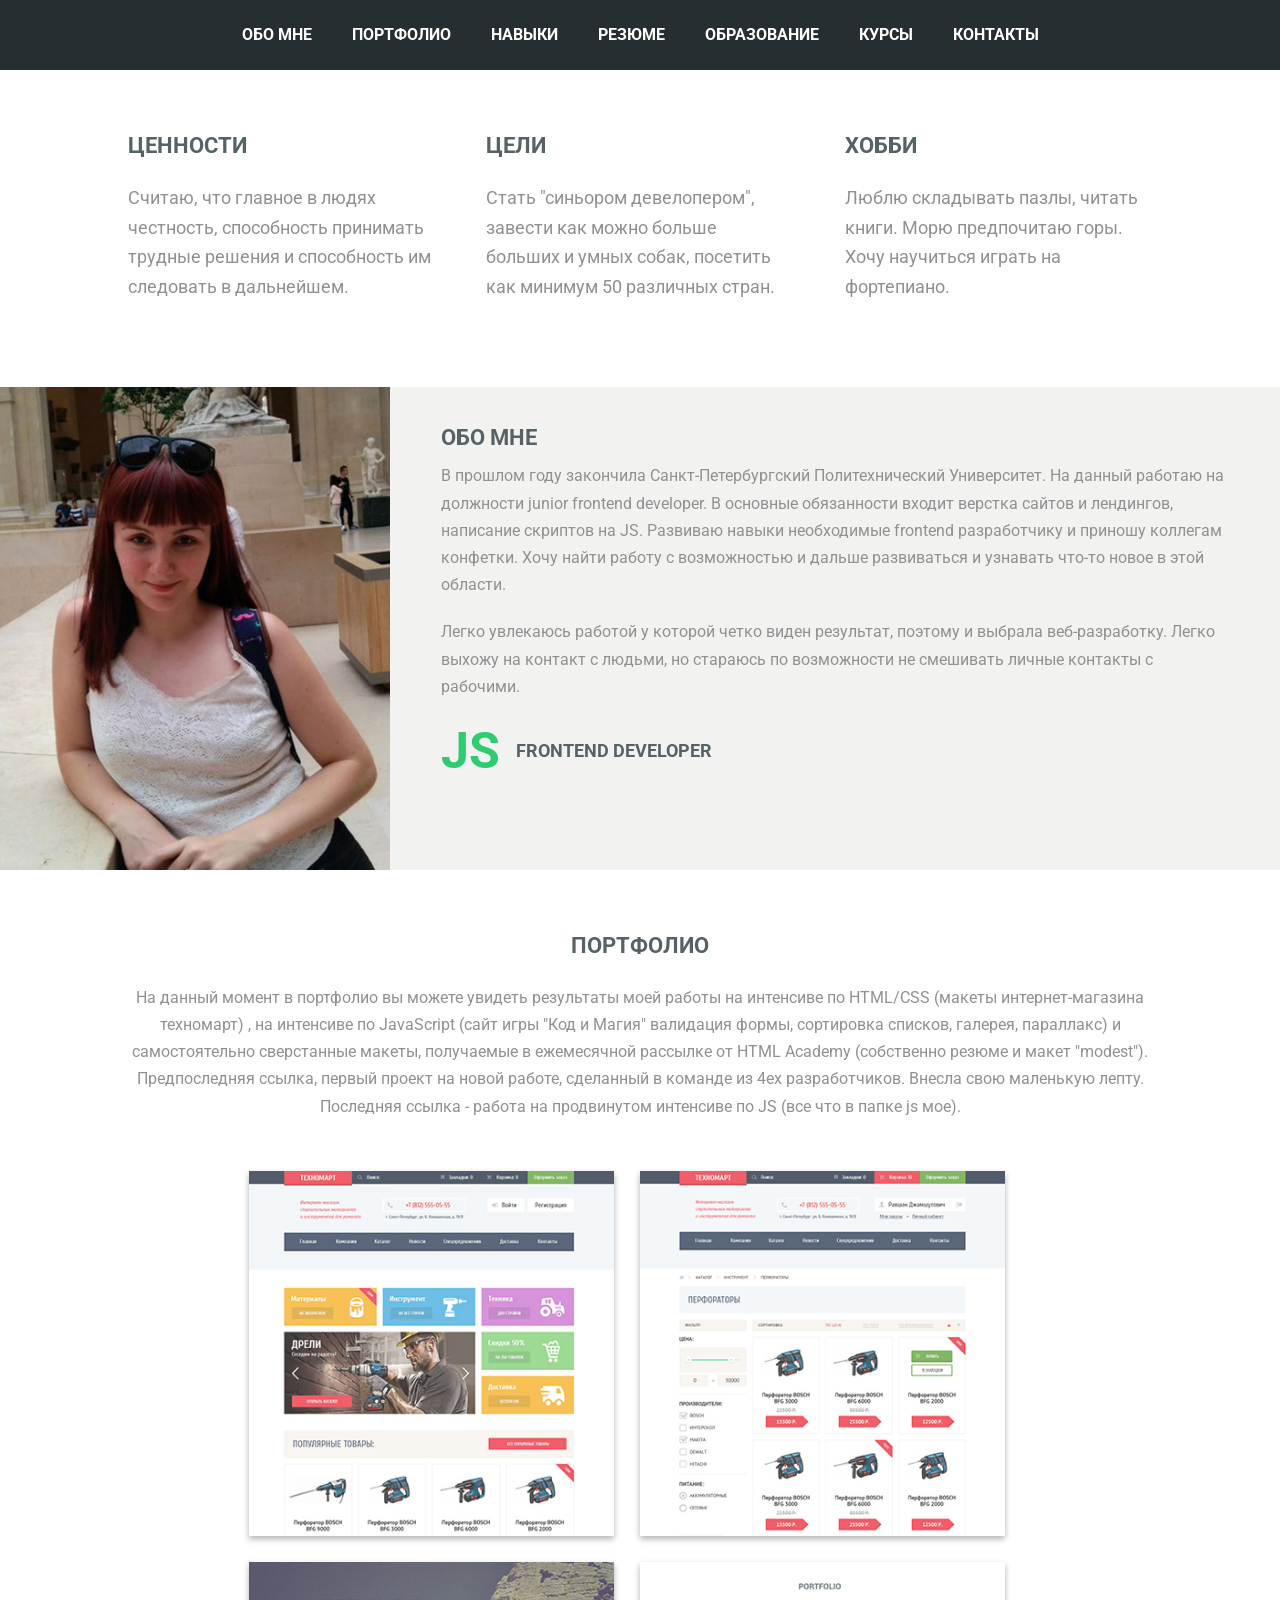
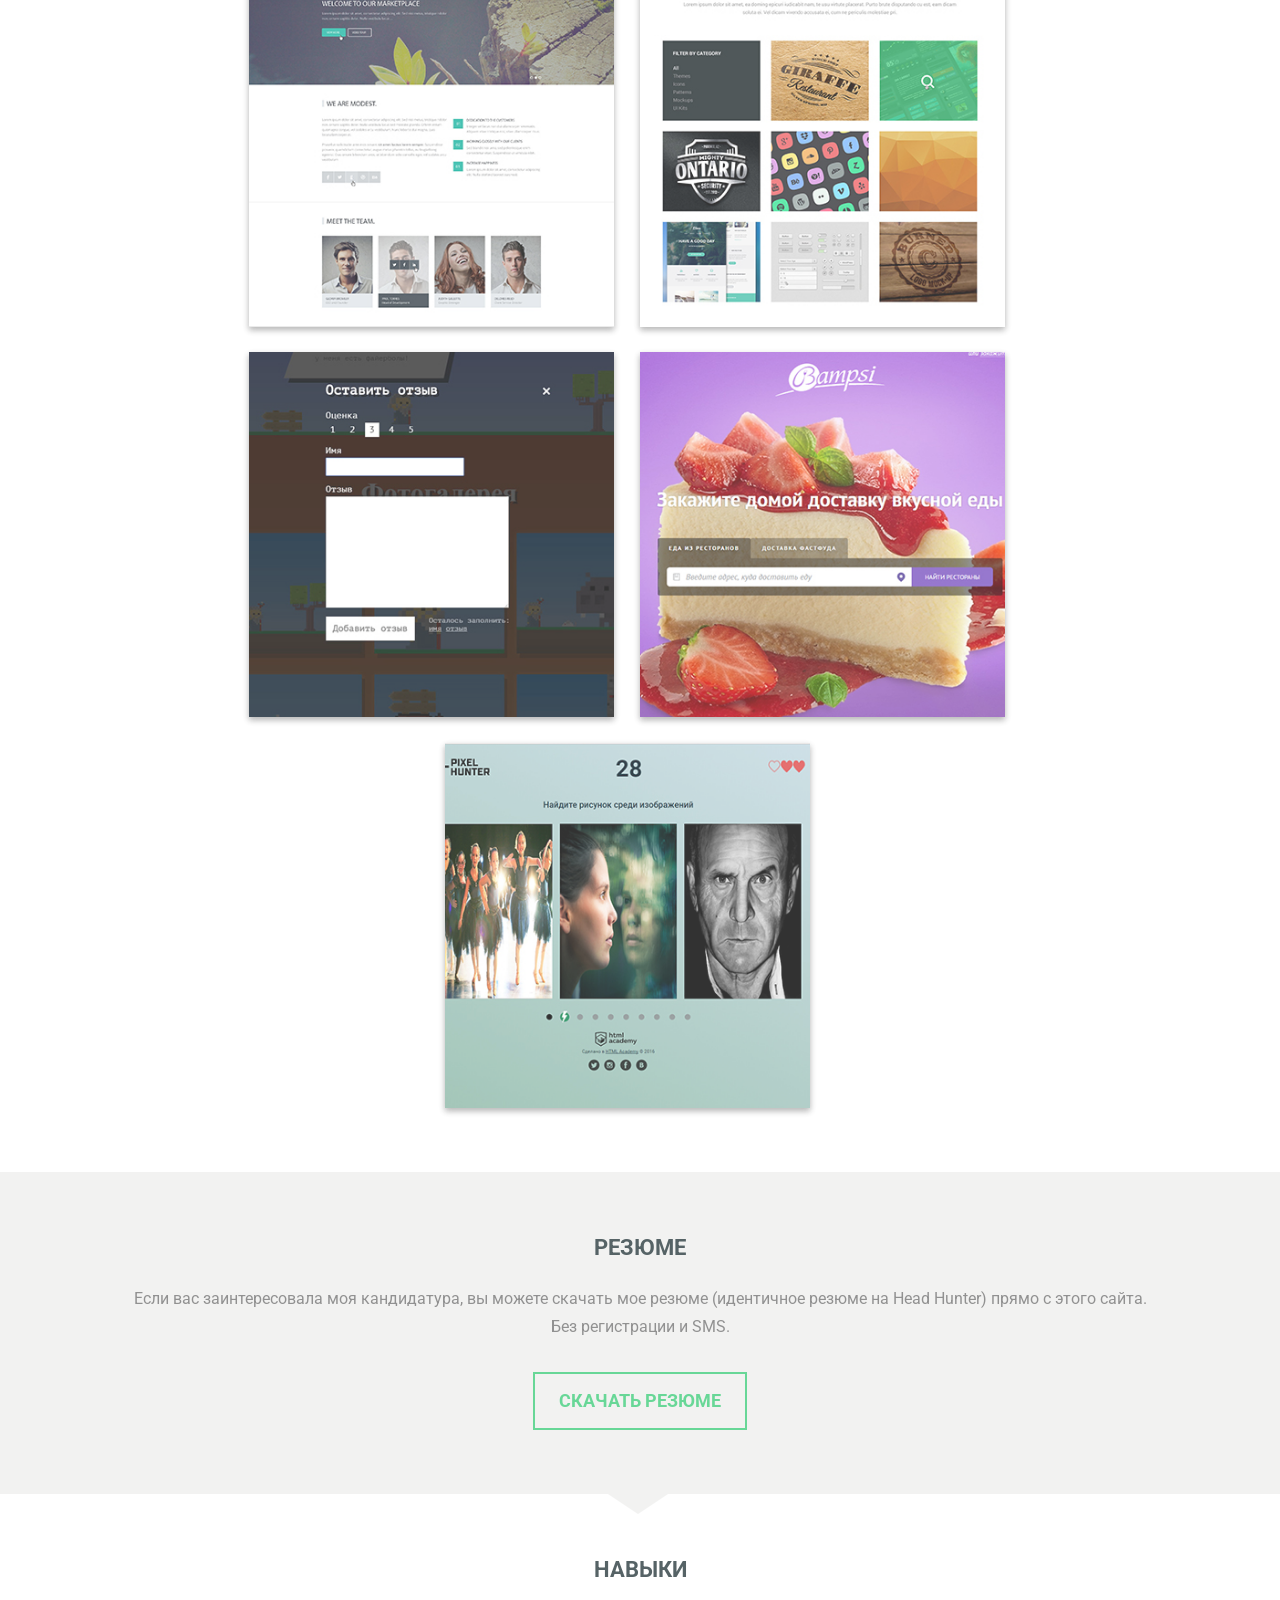
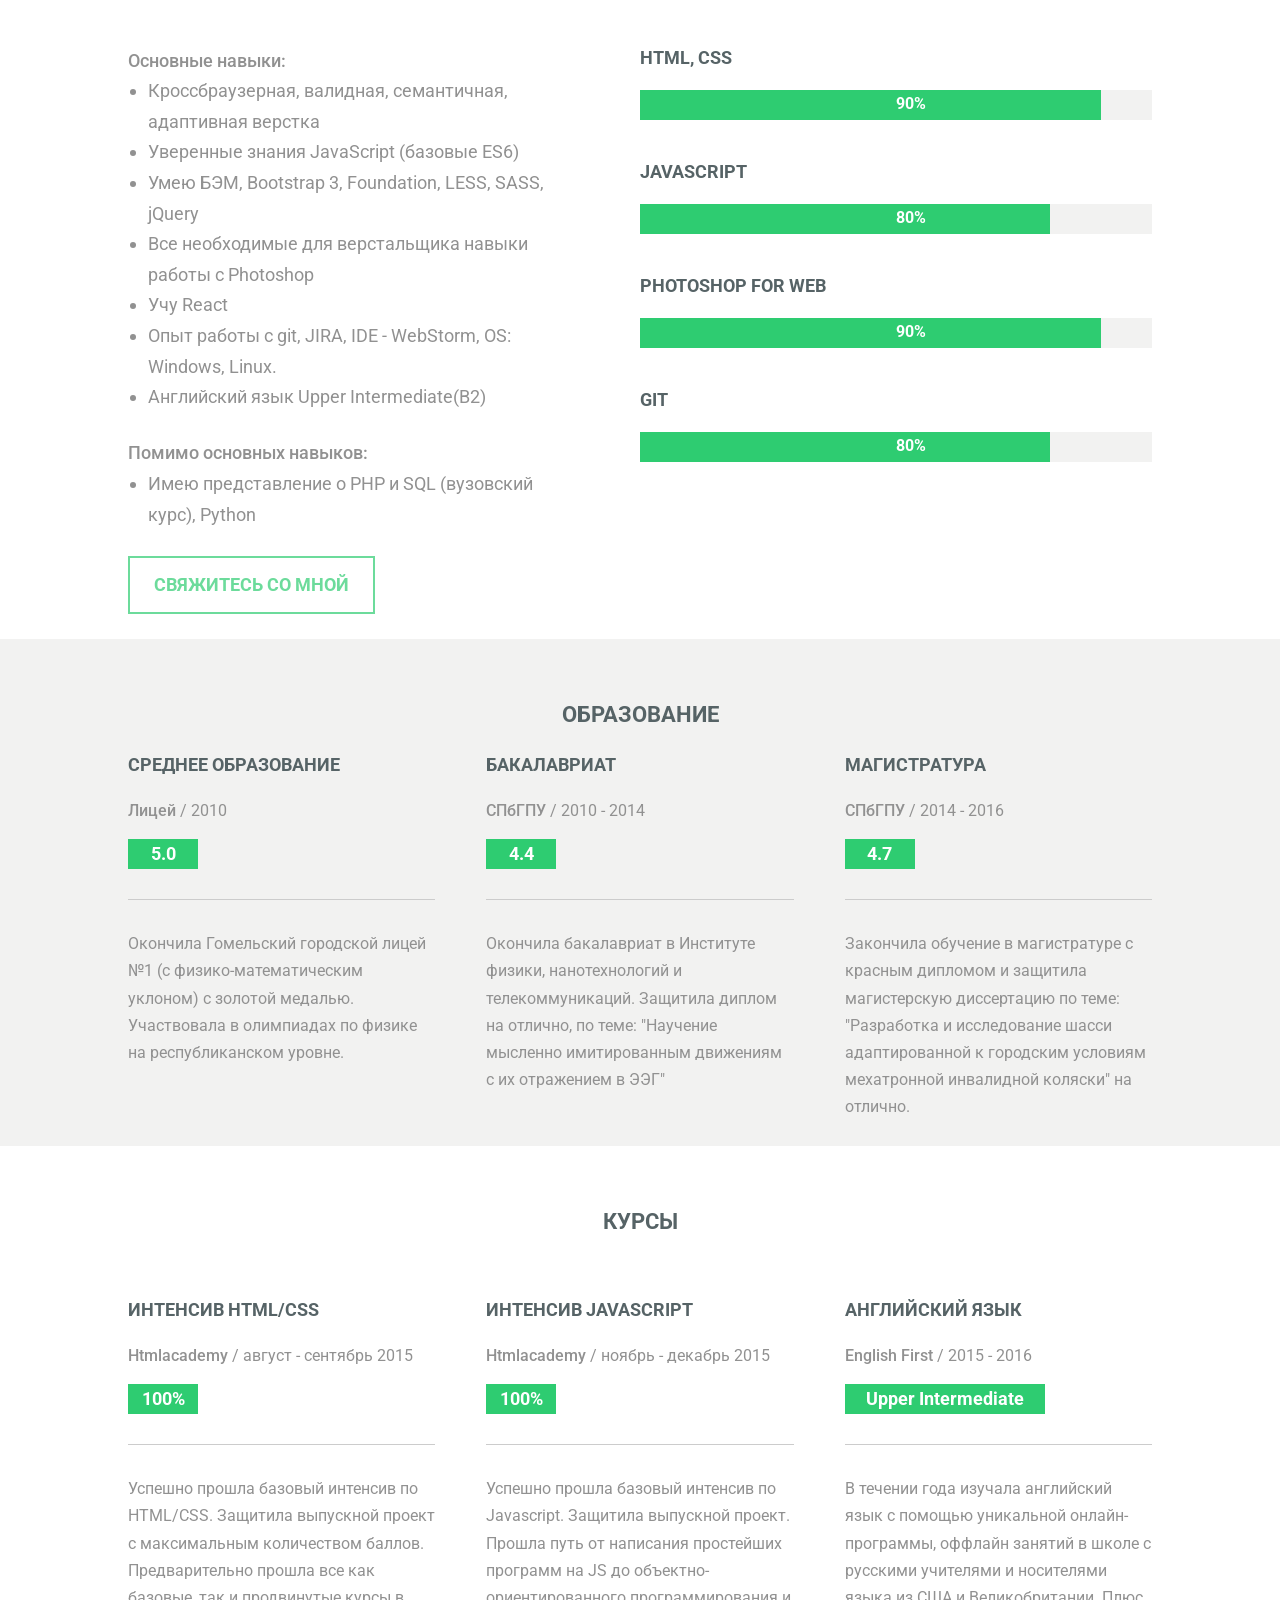
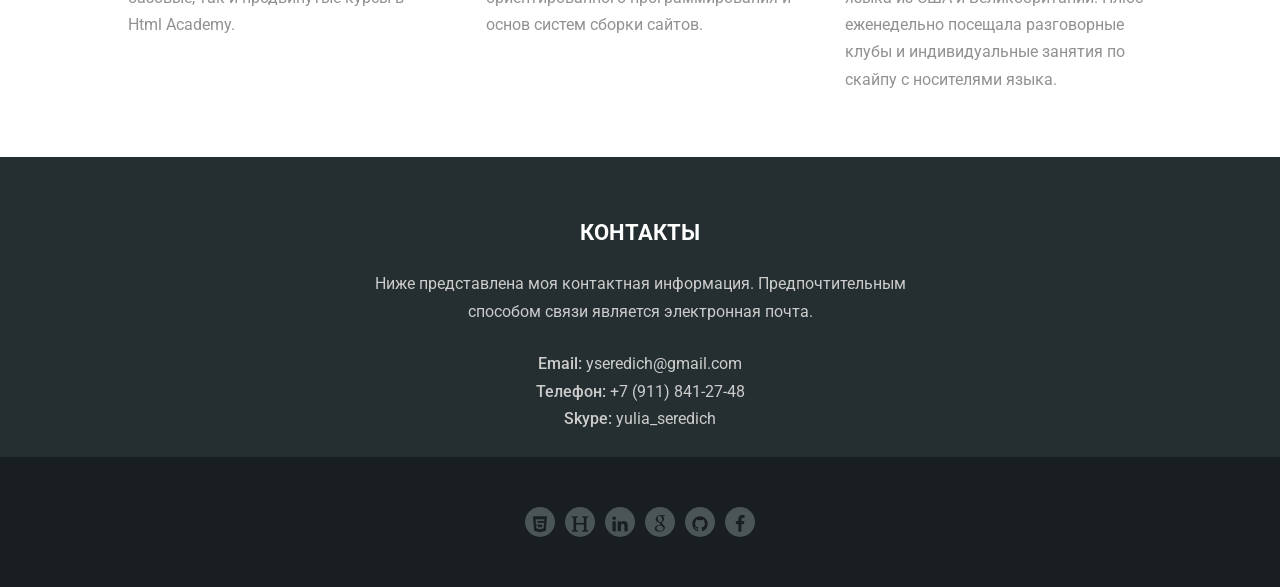
<file: index.html>
<!DOCTYPE html>
<html>
<head>
    <meta charset="UTF-8">
    <title>Юлия Середич Front-end разработчик</title>
    <link rel="shortcut icon" href="/img/favicon.ico" type="image/x-icon">
    <link href='https://fonts.googleapis.com/css?family=Roboto:400,500,700,400italic&subset=latin,cyrillic-ext'
          rel='stylesheet' type='text/css'>
    <link href="css/reset.css" rel="stylesheet">
    <link href="css/style.css" rel="stylesheet">
</head>
<body>
<header class="header">
    <div class="container">
        <nav class="nav">
            <div class="nav__item">
                <a href="#about-me" class="nav__link">обо мне</a>
            </div>
            <div class="nav__item">
                <a href="#portfolio" class="nav__link">портфолио</a>
            </div>
            <div class="nav__item">
                <a href="#skills" class="nav__link">навыки</a>
            </div>
            <div class="nav__item">
                <a href="#resume" class="nav__link">резюме</a>
            </div>
            <div class="nav__item">
                <a href="#education" class="nav__link">образование</a>
            </div>
            <div class="nav__item">
                <a href="#courses" class="nav__link">курсы</a>
            </div>
            <div class="nav__item">
                <a href="#contacts" class="nav__link">контакты</a>
            </div>
        </nav>
    </div>
</header>
<main>
    <section class="about-me clearfix">
        <div class="main-info">
            <div class="container clearfix">
                <div class="main-info__item">
                    <h2 class="title main-info__title">Ценности</h2>
                    <p class="main-info__text">
                        Считаю, что главное в людях честность,
                        способность принимать трудные решения
                        и способность им следовать в дальнейшем.
                    </p>
                </div>
                <div class="main-info__item">
                    <h2 class="title main-info__title">Цели</h2>
                    <p class="main-info__text">
                        Стать "синьором девелопером",
                        завести как можно больше больших и умных собак,
                        посетить как минимум 50 различных стран.
                    </p>
                </div>
                <div class="main-info__item">
                    <h2 class="title main-info__title">Хобби</h2>
                    <p class="main-info__text">
                        Люблю складывать пазлы, читать книги.
                        Морю предпочитаю горы. Хочу научиться
                        играть на фортепиано.
                    </p>
                </div>
            </div>
        </div>
        <div id="about-me" class="minor-info clearfix">
            <div class="container">
                <div class="minor-info__photo"></div>
                <div class="minor-info__narration">
                    <h2 class="title minor-info__title">обо мне</h2>
                    <p class="minor-info__text">
                        В прошлом году закончила Санкт-Петербургский Политехнический Университет.
                        На данный работаю на должности junior frontend developer. В основные обязанности входит верстка
                        сайтов и
                        лендингов, написание скриптов на JS. Развиваю навыки необходимые frontend
                        разработчику и приношу коллегам конфетки. Хочу найти работу с возможностью и дальше развиваться
                        и узнавать что-то новое в этой области.
                    </p>

                    <p class="minor-info__text">
                        Легко увлекаюсь работой у которой четко виден результат, поэтому и
                        выбрала веб-разработку. Легко выхожу на контакт с людьми, но стараюсь
                        по возможности не смешивать личные контакты с рабочими.
                    </p>

                    <div class="minor-info__item">
                        <h3 class="secondary-title minor-info-item__title logo-js">Frontend developer</h3>
                    </div>

                </div>
            </div>
        </div>
    </section>
    <section id="portfolio" class="portfolio">
        <div class="container">
            <h2 class="title portfolio__title">Портфолио</h2>
            <p class="portfolio__info">
                На данный момент в портфолио вы можете увидеть результаты моей работы на интенсиве
                по HTML/CSS (макеты интернет-магазина техномарт)
                , на интенсиве по JavaScript (сайт игры "Код и Магия" валидация формы, сортировка списков, галерея,
                параллакс) и самостоятельно сверстанные макеты, получаемые в ежемесячной рассылке от
                HTML Academy (собственно резюме и макет "modest"). Предпоследняя ссылка, первый проект на новой работе,
                сделанный в команде из 4ех разработчиков. Внесла свою маленькую лепту. Последняя ссылка - работа на продвинутом интенсиве по JS
                (все что в папке js мое).
            </p>
            <div class="portfolio-items">
                <div class="portfolio-item">
                    <a class="portfolio-item__link" href="technomart/index.html">
                        <img src="img/technomart-index.jpg" class="portfolio-item__img" alt="техномарт" width="365"
                             height="365">
                    </a>
                </div>
                <div class="portfolio-item">
                    <a class="portfolio-item__link" href="technomart/catalog.html">
                        <img src="img/technomart-catalog.jpg" class="portfolio-item__img" alt="техномарт2" width="365"
                             height="365">
                    </a>
                </div>
                <div class="portfolio-item">
                    <a class="portfolio-item__link" href="modest/index.html">
                        <img src="img/modest.jpg" class="portfolio-item__img" alt="модест" width="365" height="365">
                    </a>
                </div>
                <div class="portfolio-item">
                    <a class="portfolio-item__link" href="#about-me">
                        <img src="img/portfolio.jpg" class="portfolio-item__img" alt="портфолио" width="365"
                             height="365">
                    </a>
                </div>
                <div class="portfolio-item">
                    <a class="portfolio-item__link" href="code-and-magick/index.html">
                        <img src="img/code-magik.jpg" class="portfolio-item__img" alt="код и магия" width="365"
                             height="365">
                    </a>
                </div>
                <div class="portfolio-item">
                    <a class="portfolio-item__link" href="https://bampsi.ru/">
                        <img src="img/bm.jpg" class="portfolio-item__img" alt="" width="365" height="365">
                    </a>
                </div>
                <div class="portfolio-item">
                    <a href="pixel-hunter/index.html" class="portfolio-item__link">
                        <img src="img/pixel-hunter.jpg"  alt="pixel hunter" width="365" height="365">
                    </a>
                </div>
            </div>
        </div>
    </section>
    <section id="resume" class="resume">
        <div class="container resume__container">
            <h2 class="title resume__title">Резюме</h2>
            <p class="resume__info">
                Если вас заинтересовала моя кандидатура, вы можете скачать мое резюме
                (идентичное резюме на Head Hunter) прямо с этого сайта. Без регистрации и SMS.
            </p>
            <a href="SeredichYE_resume.pdf" class="btn download-btn resume__btn" download>Скачать резюме</a>
        </div>
    </section>
    <section id="skills" class="skills">
        <div class="container clearfix skills__container">
            <h2 class="title skills__title">Навыки</h2>
            <div class="skills__info">
                <div class="skills__subtitle">Основные навыки:</div>

                <ul class="skills__list" >
                    <li>Кроссбраузерная, валидная, семантичная, адаптивная верстка</li>
                    <li>Уверенные знания JavaScript (базовые ES6)</li>
                    <li>Умею БЭМ, Bootstrap 3, Foundation, LESS, SASS, jQuery</li>
                    <li>Все необходимые для верстальщика навыки работы с Photoshop</li>
                    <li>Учу React</li>
                    <li>Опыт работы с git, JIRA, IDE - WebStorm, OS: Windows, Linux.</li>
                    <li>Английский язык Upper Intermediate(B2)</li>
                </ul>

                <div class="skills__subtitle">Помимо основных навыков:</div>

                <ul class="skills__list">
                    <li>Имею представление о PHP и SQL (вузовский курс), Python</li>
                </ul>
                <a class="btn contact-btn skills__btn" href="#contacts">Свяжитесь со мной</a>
            </div>
            <div class="skills-items">
                <div class="skill-item">
                    <h3 class="secondary-title skill-item__title">HTML, CSS</h3>
                    <div class="skill-item__container">
                        <div class="skill-item__progress">
                            <p class="skill-item__percent percent-90">90%</p>
                        </div>
                    </div>
                </div>
                <div class="skill-item">
                    <h3 class="secondary-title skill-item__title">JavaScript</h3>
                    <div class="skill-item__container">
                        <div class="skill-item__progress">
                            <p class="skill-item__percent percent-80">80%</p>
                        </div>
                    </div>
                </div>
                <div class="skill-item">
                    <h3 class="secondary-title skill-item__title">Photoshop for web</h3>
                    <div class="skill-item__container">
                        <div class="skill-item__progress">
                            <p class="skill-item__percent percent-90">90%</p>
                        </div>
                    </div>
                </div>
                <div class="skill-item">
                    <h3 class="secondary-title skill-item__title">Git</h3>
                    <div class="skill-item__container">
                        <div class="skill-item__progress">
                            <p class="skill-item__percent percent-80">80%</p>
                        </div>
                    </div>
                </div>
            </div>
        </div>
    </section>
    <section id="education" class="education">
        <div class="container clearfix education__container">
            <h2 class="title education__title">Образование</h2>
            <div class="education-items">
                <div class="education-item">
                    <h3 class="secondary-title education-item__title">Среднее образование</h3>
                    <p class="education__place-date"><span class="education__place">Лицей</span> / 2010</p>
                    <div class="education__gpa">5.0</div>
                    <p class="education__info">
                        Окончила Гомельский городской лицей №1 (с физико-математическим уклоном)
                        с золотой медалью. Участвовала в олимпиадах по физике на республиканском уровне.
                    </p>
                </div>
                <div class="education-item">
                    <h3 class="secondary-title education-item__title">Бакалавриат</h3>
                    <p class="education__place-date"><span class="education__place">СПбГПУ</span> / 2010 - 2014</p>
                    <div class="education__gpa">4.4</div>
                    <p class="education__info">
                        Окончила бакалавриат в Институте физики, нанотехнологий и телекоммуникаций.
                        Защитила диплом на отлично, по теме: "Научение мысленно имитированным движениям с их
                        отражением в ЭЭГ"
                    </p>
                </div>
                <div class="education-item">
                    <h3 class="secondary-title education-item__title">Магистратура</h3>
                    <p class="education__place-date"><span class="education__place">СПбГПУ</span> / 2014 - 2016</p>
                    <div class="education__gpa">4.7</div>
                    <p class="education__info">
                        Закончила обучение в магистратуре c красным дипломом и защитила магистерскую диссертацию по
                        теме: "Разработка и исследование шасси адаптированной к городским условиям
                        мехатронной инвалидной коляски" на отлично.
                    </p>
                </div>
            </div>
        </div>
    </section>
    <section id="courses" class="courses">
        <div class="container clearfix">
            <h2 class="title courses__title">Курсы</h2>
            <div class="courses-items">
                <div class="courses-item">
                    <h3 class="secondary-title courses-item__title">интенсив HTML/CSS</h3>
                    <p class="courses__place-date"><span class="courses__place">Htmlacademy</span> / август - сентябрь
                        2015</p>
                    <div class="courses__gpa">100%</div>
                    <p class="courses__info">
                        Успешно прошла базовый интенсив по HTML/CSS. Защитила выпускной проект с максимальным
                        количеством баллов. Предварительно прошла все как базовые, так и продвинутые курсы в
                        Html Academy.
                    </p>
                </div>
                <div class="courses-item">
                    <h3 class="secondary-title courses-item__title">интенсив JavaScript</h3>
                    <p class="courses__place-date"><span class="courses__place">Htmlacademy</span> / ноябрь - декабрь
                        2015</p>
                    <div class="courses__gpa">100%</div>
                    <p class="courses__info">
                        Успешно прошла базовый интенсив по Javascript. Защитила выпускной проект. Прошла путь от
                        написания простейших программ на JS до объектно-ориентированного программирования и основ
                        систем сборки сайтов.
                    </p>
                </div>
                <div class="courses-item">
                    <h3 class="secondary-title courses-item__title">Английский язык</h3>
                    <p class="courses__place-date"><span class="courses__place">English First</span> / 2015 - 2016</p>
                    <div class="courses__gpa english-level">Upper Intermediate</div>
                    <p class="courses__info">
                        В течении года изучала английский язык с помощью уникальной онлайн-программы, оффлайн занятий
                        в школе с русскими учителями и носителями языка из США и Великобритании. Плюс еженедельно
                        посещала разговорные клубы и индивидуальные занятия по скайпу с носителями языка.
                    </p>
                </div>
            </div>
        </div>
    </section>
    <section id="contacts" class="contacts">
        <div class="container clearfix">
            <h2 class="title contacts__title">Контакты</h2>
            <div class="contacts__info">
                <p class="contacts__text">
                    Ниже представлена моя контактная информация. Предпочтительным способом связи
                    является электронная почта.
                </p>
                <p class="contacts__mail-phone">
                    <span class="contacts__mail">Email:</span> yseredich@gmail.com<br>
                    <span class="contacts__phone">Телефон:</span> +7 (911) 841-27-48<br>
                    <span class="contacts__skype">Skype:</span> yulia_seredich
                </p>
            </div>
        </div>
    </section>
</main>
<footer class="footer">
    <section class="social container">
        <a class="social__link" href="https://htmlacademy.ru/profile/id79346">
            <i class="social__icon icon-html5"></i>
        </a>
        <a class="social__link" href="http://spb.hh.ru/resume/4214f346ff02ee37560039ed1f6542396b5153">
            <i class="social__icon icon-header"></i>
        </a>
        <a class="social__link"
           href="https://www.linkedin.com/in/%D1%8E%D0%BB%D0%B8%D1%8F-%D1%81%D0%B5%D1%80%D0%B5%D0%B4%D0%B8%D1%87-3a6649b8?trk=nav_responsive_tab_profile_pic">
            <i class="social__icon icon-linkedin"></i>
        </a>
        <a class="social__link" href="https://plus.google.com/u/0/109179117226192013725/about">
            <i class="social__icon icon-google"></i>
        </a>
        <a class="social__link" href="https://github.com/YSeredich">
            <i class="social__icon icon-github"></i>
        </a>
        <a class="social__link" href="https://www.facebook.com/yulia.seredich">
            <i class="social__icon icon-facebook"></i>
        </a>
    </section>
</footer>
</body>
</html>
</file>
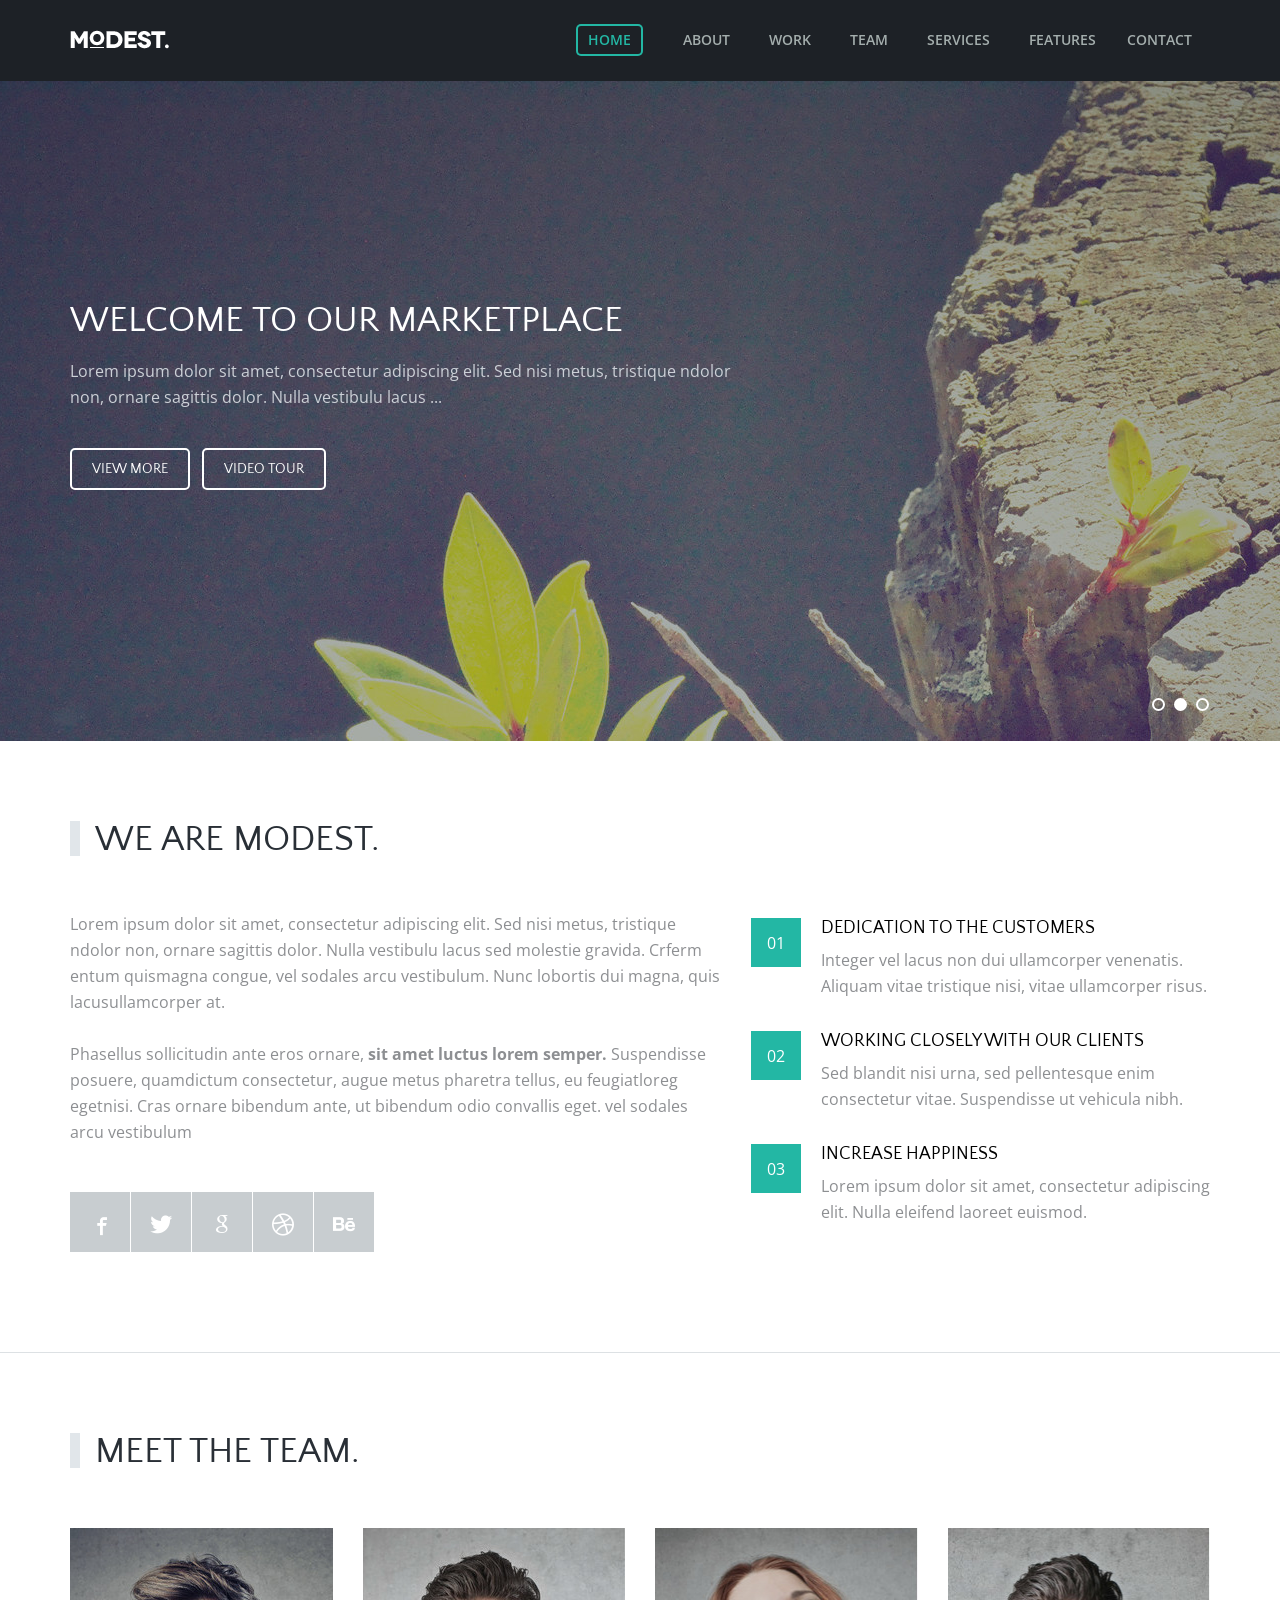
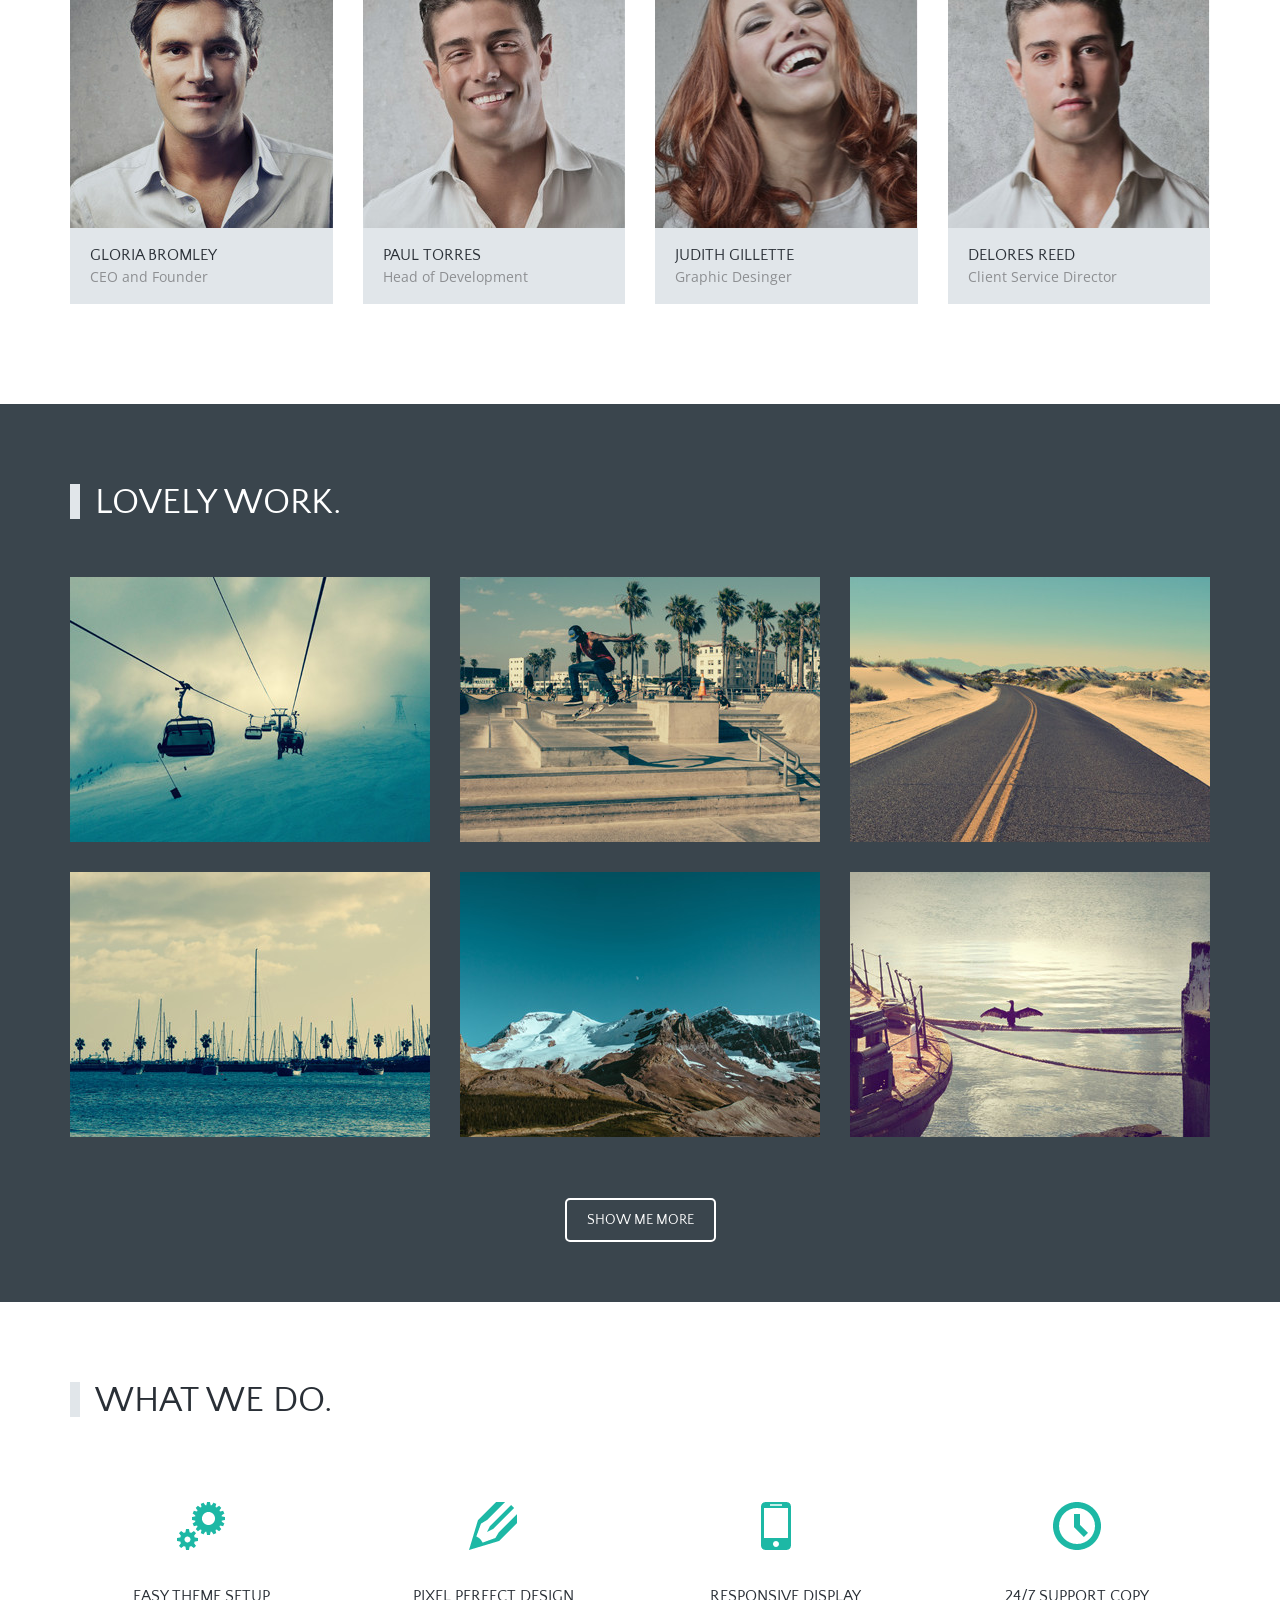
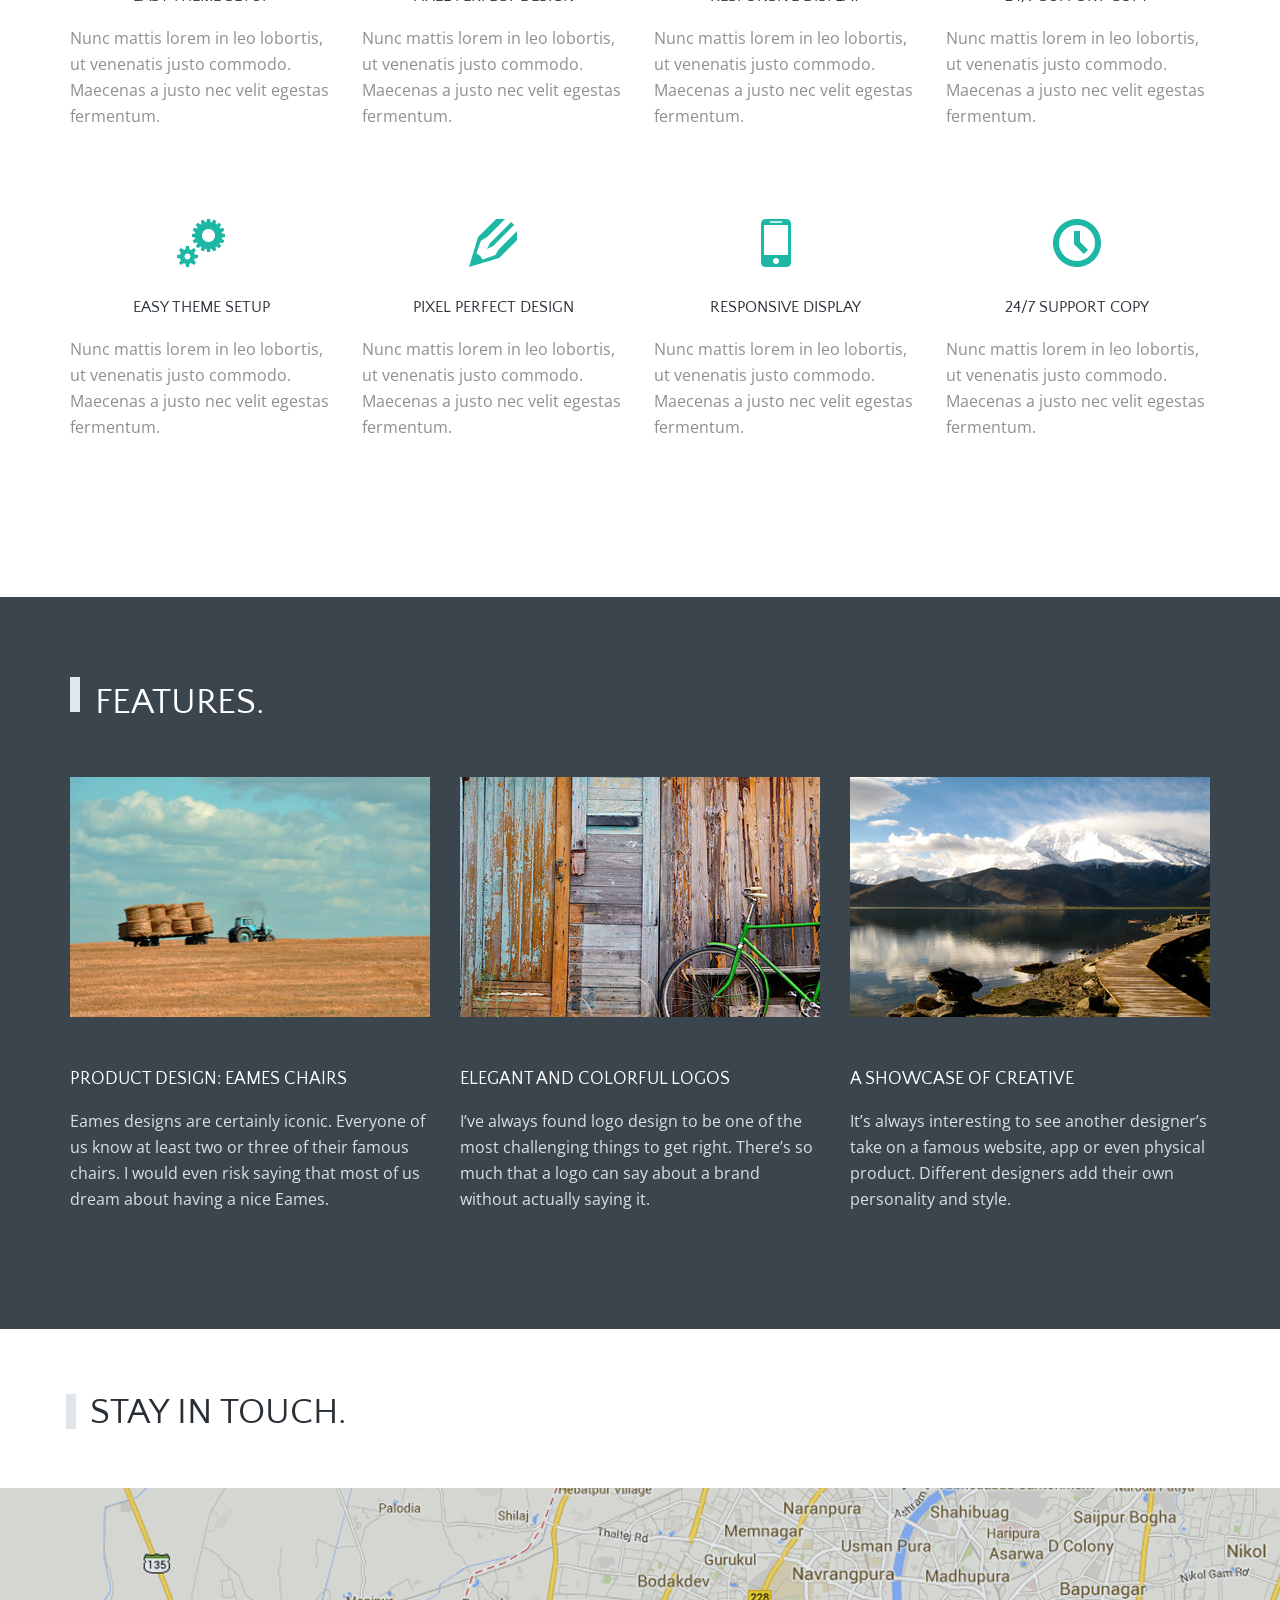
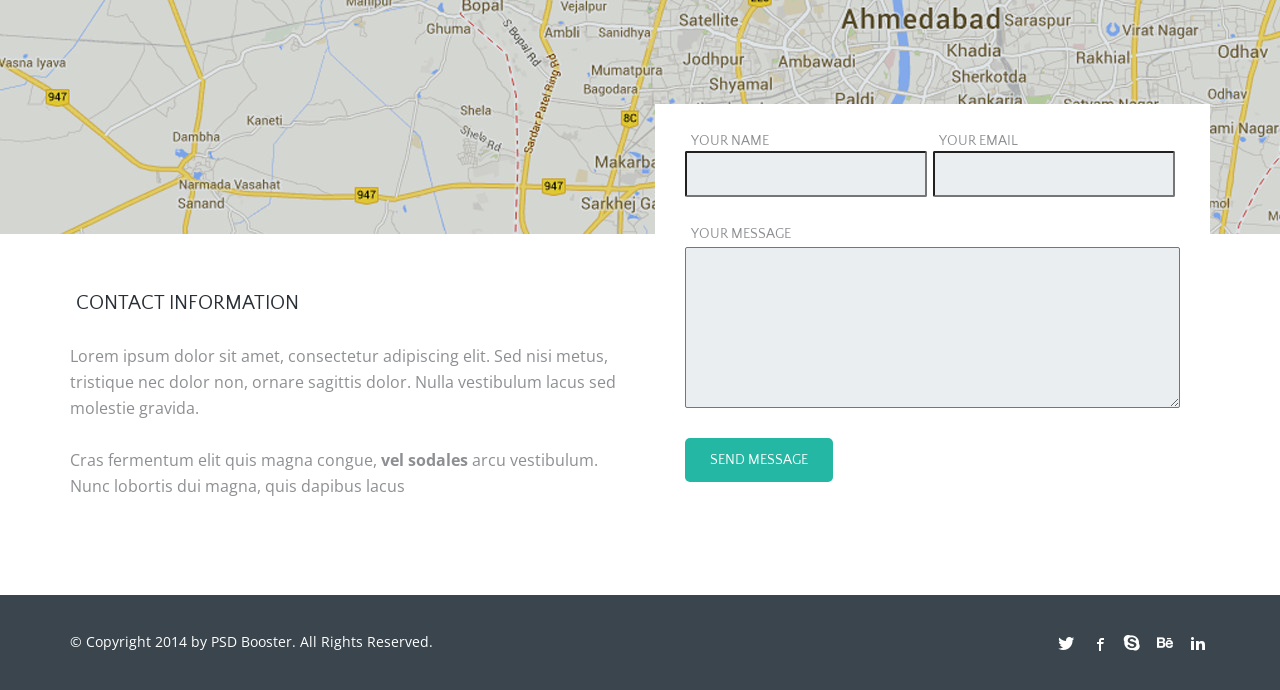
<file: modest/index.html>
<!DOCTYPE html>
<html lang="en">
<head>
    <meta charset="UTF-8">
    <title>modest</title>
    <link href='https://fonts.googleapis.com/css?family=Open+Sans:400,600' rel='stylesheet' type='text/css'>
    <link href='https://fonts.googleapis.com/css?family=Quattrocento+Sans:700' rel='stylesheet' type='text/css'>
    <link href="css/reset.css" rel="stylesheet">
    <link href="css/style.min.css" rel="stylesheet">
</head>
<body>
    <header class="header">
        <div class="container clearfix">
            <div class="logo">
                <img src="img/logo.png" class="logo-img" alt="logo">
            </div>
            <nav class="menu">
                <ul>
                    <li class="menu-item menu-item-active"><a href="#" class="menu-link">home</a></li>
                    <li class="menu-item"><a href="#" class="menu-link">about</a></li>
                    <li class="menu-item"><a href="#" class="menu-link">work</a></li>
                    <li class="menu-item"><a href="#" class="menu-link">team</a></li>
                    <li class="menu-item"><a href="#" class="menu-link">services</a></li>
                    <li class="menu-item"><a href="#" class="menu-link">features</a></li>
                    <li class="menu-item"><a href="#" class="menu-link">contact</a></li>
                </ul>
            </nav>
        </div>
    </header>
    <main>
        <section class="banner">
            <div class="welcome container">
                <div class="welcome-title">welcome to our marketplace</div>
                <div class="welcome-text">Lorem ipsum dolor sit amet,
                    consectetur adipiscing elit. Sed nisi metus, tristique ndolor non,
                    ornare sagittis dolor. Nulla vestibulu lacus ...</div>
                <div class="welcome-btns">
                    <a href="#" class="btn view-more-btn">view more</a>
                    <a href="#" class="btn video-tour-btn">video tour</a>
                </div>
                <div class="paginator">
                    <a class="toggle" href="#"></a>
                    <a class="toggle active-toggle" href="#"></a>
                    <a class="toggle" href="#"></a>
                </div>
            </div>
        </section>
        <section class="about">
            <div class="container clearfix">
            <div class="about-title section-title">we are modest.</div>
            <div class="about-missions">
                <p class="mission mission-first-part">Lorem ipsum dolor sit amet, consectetur adipiscing elit.
                    Sed nisi metus, tristique ndolor non, ornare sagittis dolor.
                    Nulla vestibulu lacus sed molestie gravida.
                    Crferm entum  quismagna congue, vel sodales arcu vestibulum.
                    Nunc lobortis dui magna, quis lacusullamcorper at.
                </p>
                <p class="mission mission-second-part">Phasellus sollicitudin ante eros ornare,
                    <em> sit amet luctus lorem semper.</em>
                    Suspendisse posuere, quamdictum consectetur, augue metus pharetra tellus, eu feugiatloreg egetnisi.
                    Cras ornare bibendum ante, ut bibendum odio convallis eget. vel sodales arcu vestibulum</p>
                <div class="about-social">
                    <a href="#" class="social-btn about-social-btn"><i class="icon-facebook"></i></a>
                    <a href="#" class="social-btn about-social-btn"><i class="icon-twitter"></i></a>
                    <a href="#" class="social-btn about-social-btn"><i class="icon-google"></i></a>
                    <a href="#" class="social-btn about-social-btn"><i class="icon-dribbble"></i></a>
                    <a href="#" class="social-btn about-social-btn"><i class="icon-behance"></i></a>
                </div>
            </div>
            <div class="about-goals">
                <div class="goal goal-1">
                    <div class="goal-title">Dedication to the customers</div>
                    <div class="goal-text">Integer vel lacus non dui ullamcorper venenatis.
                        Aliquam vitae tristique nisi, vitae ullamcorper risus.
                    </div>
                </div>
                <div class="goal goal-2">
                    <div class="goal-title">working closely with our clients</div>
                    <div class="goal-text">Sed blandit nisi urna, sed pellentesque enim consectetur vitae.
                        Suspendisse ut vehicula nibh.
                    </div>
                </div>
                <div class="goal goal-3">
                    <div class="goal-title">increase happiness</div>
                    <div class="goal-text">Lorem ipsum dolor sit amet,
                        consectetur adipiscing elit. Nulla eleifend laoreet euismod.
                    </div>
                </div>
            </div>
            </div>
        </section>
        <section class="team">
            <div class="container clearfix">
            <div class="team-title section-title">meet the team.</div>
            <div class="team-members">
                <div class="team-member member-1">
                    <div class="team-member-img">
                        <img class="member-img" src="img/team-1.jpg" alt="Gloria Bromley" width="263" height="300">
                    </div>
                    <div class="member-info">
                        <p class="member-name">Gloria Bromley</p>
                        <p class="member-position">CEO and Founder</p>
                    </div>
                    <div class="actions">
                        <a href="#" class="action-social-btn"><i class="icon-twitter"></i></a>
                        <a href="#" class="action-social-btn"><i class="icon-facebook"></i></a>
                        <a href="#" class="action-social-btn"><i class="icon-linkedin2"></i></a>
                    </div>
                </div>
                <div class="team-member member-2">
                    <div class="team-member-img">
                        <img class="member-img" src="img/team-2.jpg" alt="Paul Torres" width="262" height="300">
                    </div>
                    <div class="member-info">
                        <p class="member-name">Paul Torres</p>
                        <p class="member-position">Head of Development</p>
                    </div>
                    <div class="actions">
                        <a href="#" class="action-social-btn"><i class="icon-twitter"></i></a>
                        <a href="#" class="action-social-btn"><i class="icon-facebook"></i></a>
                        <a href="#" class="action-social-btn"><i class="icon-linkedin2"></i></a>
                    </div>
                </div>
                <div class="team-member member-3">
                    <div class="team-member-img">
                        <img class="member-img" src="img/team-3.jpg" alt="Judith Gillette" width="263" height="300">
                    </div>
                    <div class="member-info">
                        <p class="member-name">Judith Gillette</p>
                        <p class="member-position">Graphic Desinger</p>
                    </div>
                    <div class="actions">
                        <a href="#" class="action-social-btn"><i class="icon-twitter"></i></a>
                        <a href="#" class="action-social-btn"><i class="icon-facebook"></i></a>
                        <a href="#" class="action-social-btn"><i class="icon-linkedin2"></i></a>
                    </div>
                </div>
                <div class="team-member member-4">
                    <div class="team-member-img">
                        <img class="member-img" src="img/team-4.jpg" alt="Delores Reed" width="262" height="300">
                    </div>
                    <div class="member-info">
                        <p class="member-name">Delores Reed</p>
                        <p class="member-position">Client Service Director</p>
                    </div>
                    <div class="actions">
                        <a href="#" class="action-social-btn"><i class="icon-twitter"></i></a>
                        <a href="#" class="action-social-btn"><i class="icon-facebook"></i></a>
                        <a href="#" class="action-social-btn"><i class="icon-linkedin2"></i></a>
                    </div>
                </div>
            </div>
            </div>
        </section>
        <section class="work">
            <div class="container">
                <div class="work-title section-title">lovely work.</div>
                <div class="portfolio clearfix">
                    <div class="portfolio-img">
                        <img src="img/work-1.jpg" class="portfolio-item" alt="portfolio-item" width="360" height="265">
                        <div class="work-action">partnership guidlines</div>
                        <img src="img/plus.png" class="action-img" alt="plus" width="20" height="20">
                    </div>
                    <div class="portfolio-img">
                        <img src="img/work-2.jpg" class="portfolio-item" alt="portfolio-item" width="360" height="265">
                        <div class="work-action">partnership guidlines</div>
                        <img src="img/plus.png" class="action-img" alt="plus" width="20" height="20">
                    </div>
                    <div class="portfolio-img">
                        <img src="img/work-3.jpg" class="portfolio-item" alt="portfolio-item" width="360" height="265">
                        <div class="work-action">partnership guidlines</div>
                        <img src="img/plus.png" class="action-img" alt="plus" width="20" height="20">
                    </div>
                    <div class="portfolio-img">
                        <img src="img/work-4.jpg" class="portfolio-item" alt="portfolio-item" width="360" height="265">
                        <div class="work-action">partnership guidlines</div>
                        <img src="img/plus.png" class="action-img" alt="plus" width="20" height="20">
                    </div>
                    <div class="portfolio-img">
                        <img src="img/work-5.jpg" class="portfolio-item" alt="portfolio-item" width="360" height="265">
                        <div class="work-action">partnership guidlines</div>
                        <img src="img/plus.png" class="action-img" alt="plus" width="20" height="20">
                    </div>
                    <div class="portfolio-img">
                        <img src="img/work-6.jpg" class="portfolio-item" alt="portfolio-item" width="360" height="265">
                        <div class="work-action">partnership guidlines</div>
                        <img src="img/plus.png" class="action-img" alt="plus" width="20" height="20">
                    </div>
                </div>
                <div class="work-more"><a href="#" class="btn more-btn">show me more</a></div>
            </div>
        </section>
        <section class="services">
            <div class="container clearfix">
            <div class="services-title section-title">what we do.</div>
                <div class="services-items">
                    <div class="services-item">
                        <div class="services-img"><img src="img/services-1.png" class="services-item-logo" alt="setup" width="48" height="48"></div>
                        <div class="services-item-title">Easy theme Setup</div>
                        <div class="services-item-text">
                            <p>Nunc mattis lorem in leo lobortis, ut venenatis justo commodo.</p>
                            <p>Maecenas a justo nec velit egestas fermentum.</p>
                        </div>
                    </div>
                    <div class="services-item">
                        <div class="services-img"><img src="img/services-2.png" class="services-item-logo" alt="pencil" width="48" height="48"></div>
                        <div class="services-item-title">pixel perfect design</div>
                        <div class="services-item-text">
                            <p>Nunc mattis lorem in leo lobortis, ut venenatis justo commodo.</p>
                            <p>Maecenas a justo nec velit egestas fermentum.</p>
                        </div>
                    </div>
                    <div class="services-item">
                        <div class="services-img"><img src="img/services-3.png" class="services-item-logo" alt="phone" width="30" height="48"></div>
                        <div class="services-item-title">responsive display</div>
                        <div class="services-item-text">
                            <p>Nunc mattis lorem in leo lobortis, ut venenatis justo commodo.</p>
                            <p>Maecenas a justo nec velit egestas fermentum.</p>
                        </div>
                    </div>
                    <div class="services-item">
                        <div class="services-img"><img src="img/services-4.png" class="services-item-logo" alt="clock" width="48" height="48"></div>
                        <div class="services-item-title">24/7 support copy</div>
                        <div class="services-item-text">
                            <p>Nunc mattis lorem in leo lobortis, ut venenatis justo commodo.</p>
                            <p>Maecenas a justo nec velit egestas fermentum.</p>
                        </div>
                    </div>
                    <div class="services-item">
                        <div class="services-img"><img src="img/services-1.png" class="services-item-logo" alt="setup" width="48" height="48"></div>
                        <div class="services-item-title">Easy theme Setup</div>
                        <div class="services-item-text">
                            <p>Nunc mattis lorem in leo lobortis, ut venenatis justo commodo.</p>
                            <p>Maecenas a justo nec velit egestas fermentum.</p>
                        </div>
                    </div>
                    <div class="services-item">
                        <div class="services-img"><img src="img/services-2.png" class="services-item-logo" alt="pencil" width="48" height="48"></div>
                        <div class="services-item-title">pixel perfect design</div>
                        <div class="services-item-text">
                            <p>Nunc mattis lorem in leo lobortis, ut venenatis justo commodo.</p>
                            <p>Maecenas a justo nec velit egestas fermentum.</p>
                        </div>
                    </div>
                    <div class="services-item">
                        <div class="services-img"><img src="img/services-3.png" class="services-item-logo" alt="phone" width="30" height="48"></div>
                        <div class="services-item-title">responsive display</div>
                        <div class="services-item-text">
                            <p>Nunc mattis lorem in leo lobortis, ut venenatis justo commodo.</p>
                            <p>Maecenas a justo nec velit egestas fermentum.</p>
                        </div>
                    </div>
                    <div class="services-item">
                        <div class="services-img"><img src="img/services-4.png" class="services-item-logo" alt="clock" width="48" height="48"></div>
                        <div class="services-item-title">24/7 support copy</div>
                        <div class="services-item-text">
                            <p>Nunc mattis lorem in leo lobortis, ut venenatis justo commodo.</p>
                            <p>Maecenas a justo nec velit egestas fermentum.</p>
                        </div>
                    </div>
                </div>
            </div>
        </section>
        <section class="features">
            <div class="container clearfix">
            <div class="features-title section-title">features.</div>
            <div class="posts">
                <div class="post-item">
                    <img src="img/features-1.jpg" class="post-item-img" alt="feature-1" width="360" height="240">
                    <div class="post-item-title">Product Design: Eames Chairs</div>
                    <div class="post-item-text">Eames designs are certainly iconic.
                        Everyone of us know at least two or three of their famous chairs.
                        I would even risk saying that most of us dream about having a nice Eames.</div>
                </div>
                <div class="post-item">
                    <img src="img/features-2.jpg" class="post-item-img" alt="feature-2" width="360" height="240">
                    <div class="post-item-title">Elegant and Colorful Logos</div>
                    <div class="post-item-text">I’ve always found logo design to be one of the most challenging things
                        to get right. There’s so much that a logo can say about
                        a brand without actually saying it.</div>
                </div>
                <div class="post-item">
                    <img src="img/features-3.jpg" class="post-item-img" alt="feature-3" width="360" height="240">
                    <div class="post-item-title">A Showcase of Creative</div>
                    <div class="post-item-text">It’s always interesting to see another designer’s take on a famous
                        website, app or even physical product.
                        Different designers add their own personality and style.</div>
                </div>
            </div>
            </div>
        </section>
        <section class="contact">
            <div class="contact-title section-title container">stay in touch.</div>
            <div class="map"><img src="img/map.jpg" class="img-map" alt="map"></div>
            <div class="contact-container container clearfix">
                <div class="contact-info">
                    <div class="contact-info-title">contact information</div>
                    <div class="contact-info-text">
                        <p class="contact-text">Lorem ipsum dolor sit amet, consectetur adipiscing elit.
                        Sed nisi metus, tristique nec dolor non, ornare sagittis dolor.
                        Nulla vestibulum lacus sed molestie gravida.
                        </p>
                        <p class="contact-text"> Cras fermentum elit quis magna congue,
                        <em>vel sodales</em> arcu vestibulum.
                        Nunc lobortis dui magna, quis dapibus lacus
                        </p>
                    </div>
                </div>
                <div class="modal-content-contact-us">
                    <form class="contact-us" method="post">
                        <div class="input-area">
                            <div class="name-block">
                                <label class="name-lbl" for="user-name-block">your name</label>
                                <input id="user-name-block" class="user-name" type="text" name="user-name" required>
                            </div>
                            <div class="mail-block">
                                <label class="mail-lbl" for="user-mail-block">your email</label>
                                <input id="user-mail-block" class="user-mail" type="text" name="user-mail" required>
                            </div>
                            <label class="letter-lbl" for="user-message-block">your message</label>
                            <textarea id="user-message-block" class="user-message" name="user-message"></textarea>
                        </div>
                        <div class="button-area">
                            <button type="submit" class="btn send-btn">send message</button>
                        </div>
                    </form>
                </div>
            </div>
        </section>
    </main>
    <footer>
        <div class="container clearfix footer-container">
            <div class="copyright">© Copyright 2014 by PSD Booster. All Rights Reserved.</div>
            <div class="footer-social">
                <a href="#" class="social-btn-footer"><i class="icon-twitter"></i></a>
                <a href="#" class="social-btn-footer"><i class="icon-facebook"></i></a>
                <a href="#" class="social-btn-footer"><i class="icon-skype"></i></a>
                <a href="#" class="social-btn-footer"><i class="icon-behance"></i></a>
                <a href="#" class="social-btn-footer"><i class="icon-linkedin2"></i></a>
            </div>
        </div>
    </footer>
</body>
</html>
</file>
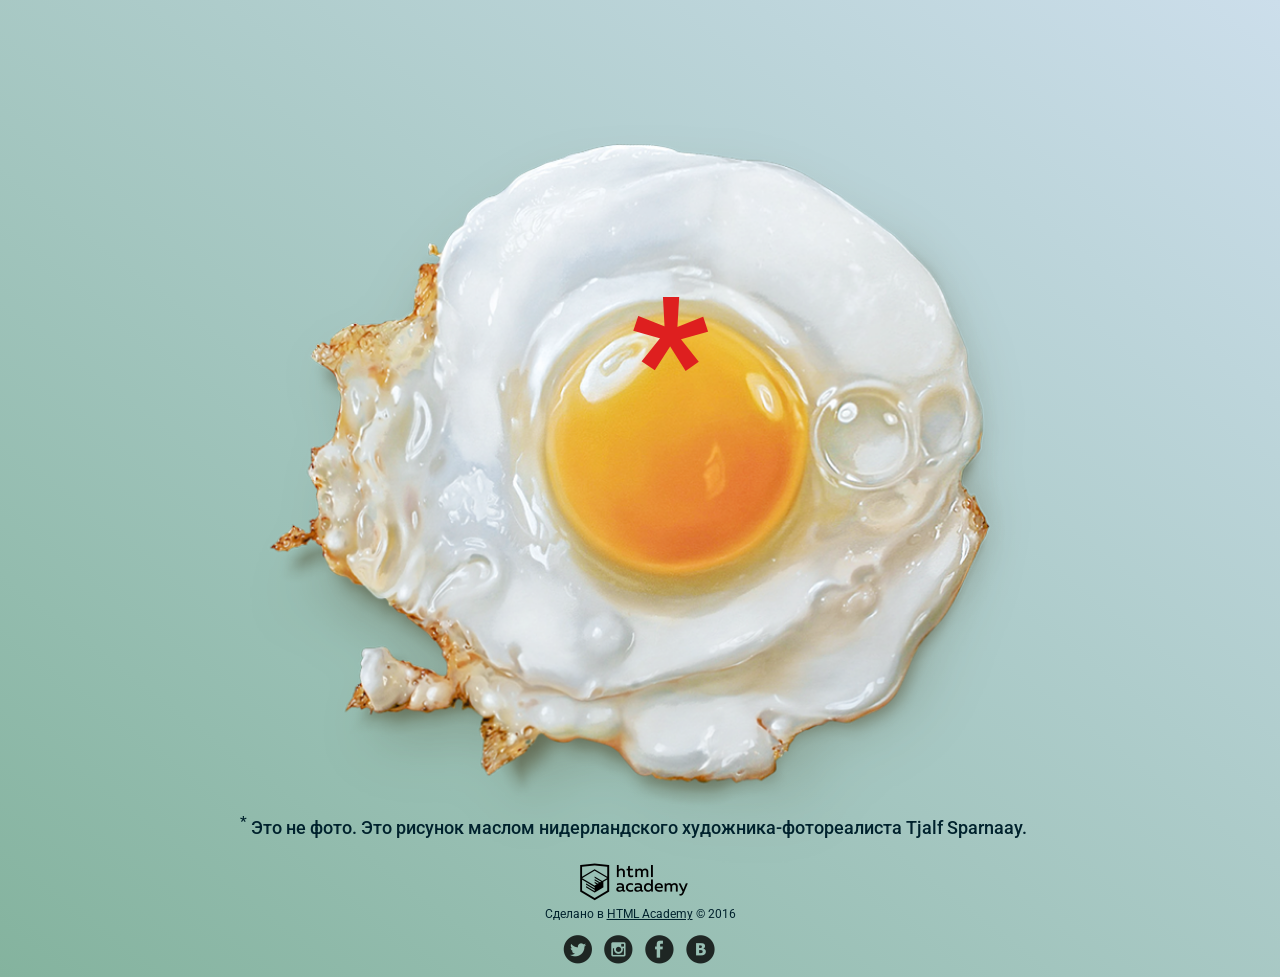
<file: pixel-hunter/index.html>
<!DOCTYPE html>
<html lang="en">
<head>
  <meta charset="UTF-8">
  <title>Пиксель хантер</title>
  <link href="https://fonts.googleapis.com/css?family=Roboto:300,400,500,700&amp;subset=cyrillic" rel="stylesheet">
  <link href="css/style.css" rel="stylesheet">
</head>
<body>

<main class="central">
  <div id="main" class="central__content"></div>
  <footer class="footer">
    <a href="https://htmlacademy.ru" class="social-link social-link--academy">HTML Academy</a>
    <span class="footer__made-in">Сделано в <a href="https://htmlacademy.ru" class="footer__link">HTML Academy</a> &copy; 2016</span>
    <div class="footer__social-links">
      <a href="https://twitter.com/htmlacademy_ru" class="social-link  social-link--tw">Твиттер</a>
      <a href="https://www.instagram.com/htmlacademy/" class="social-link  social-link--ins">Инстаграм</a>
      <a href="https://www.facebook.com/htmlacademy" class="social-link  social-link--fb">Фэйсбук</a>
      <a href="https://vk.com/htmlacademy" class="social-link  social-link--vk">Вконтакте</a>
    </div>
  </footer>
</main>

<script src="js/main.js"></script>

</body>
</html>
</file>
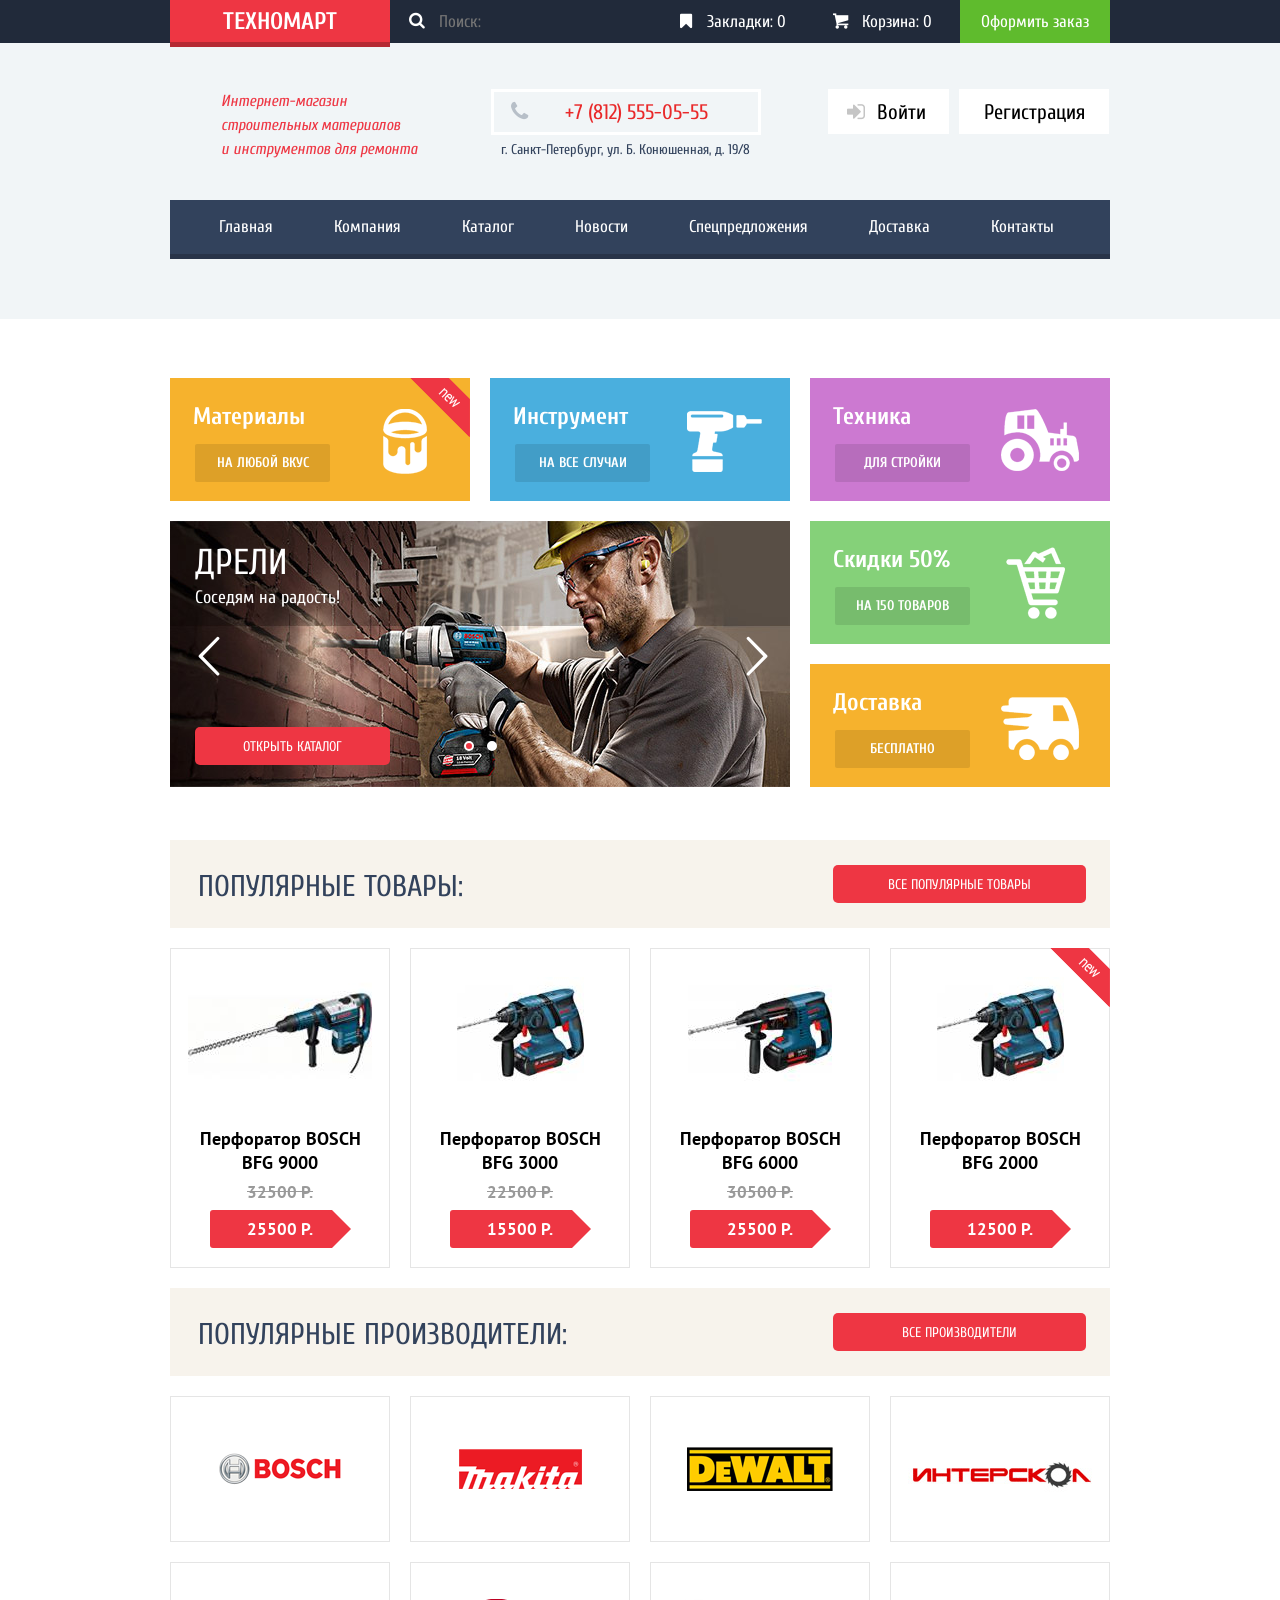
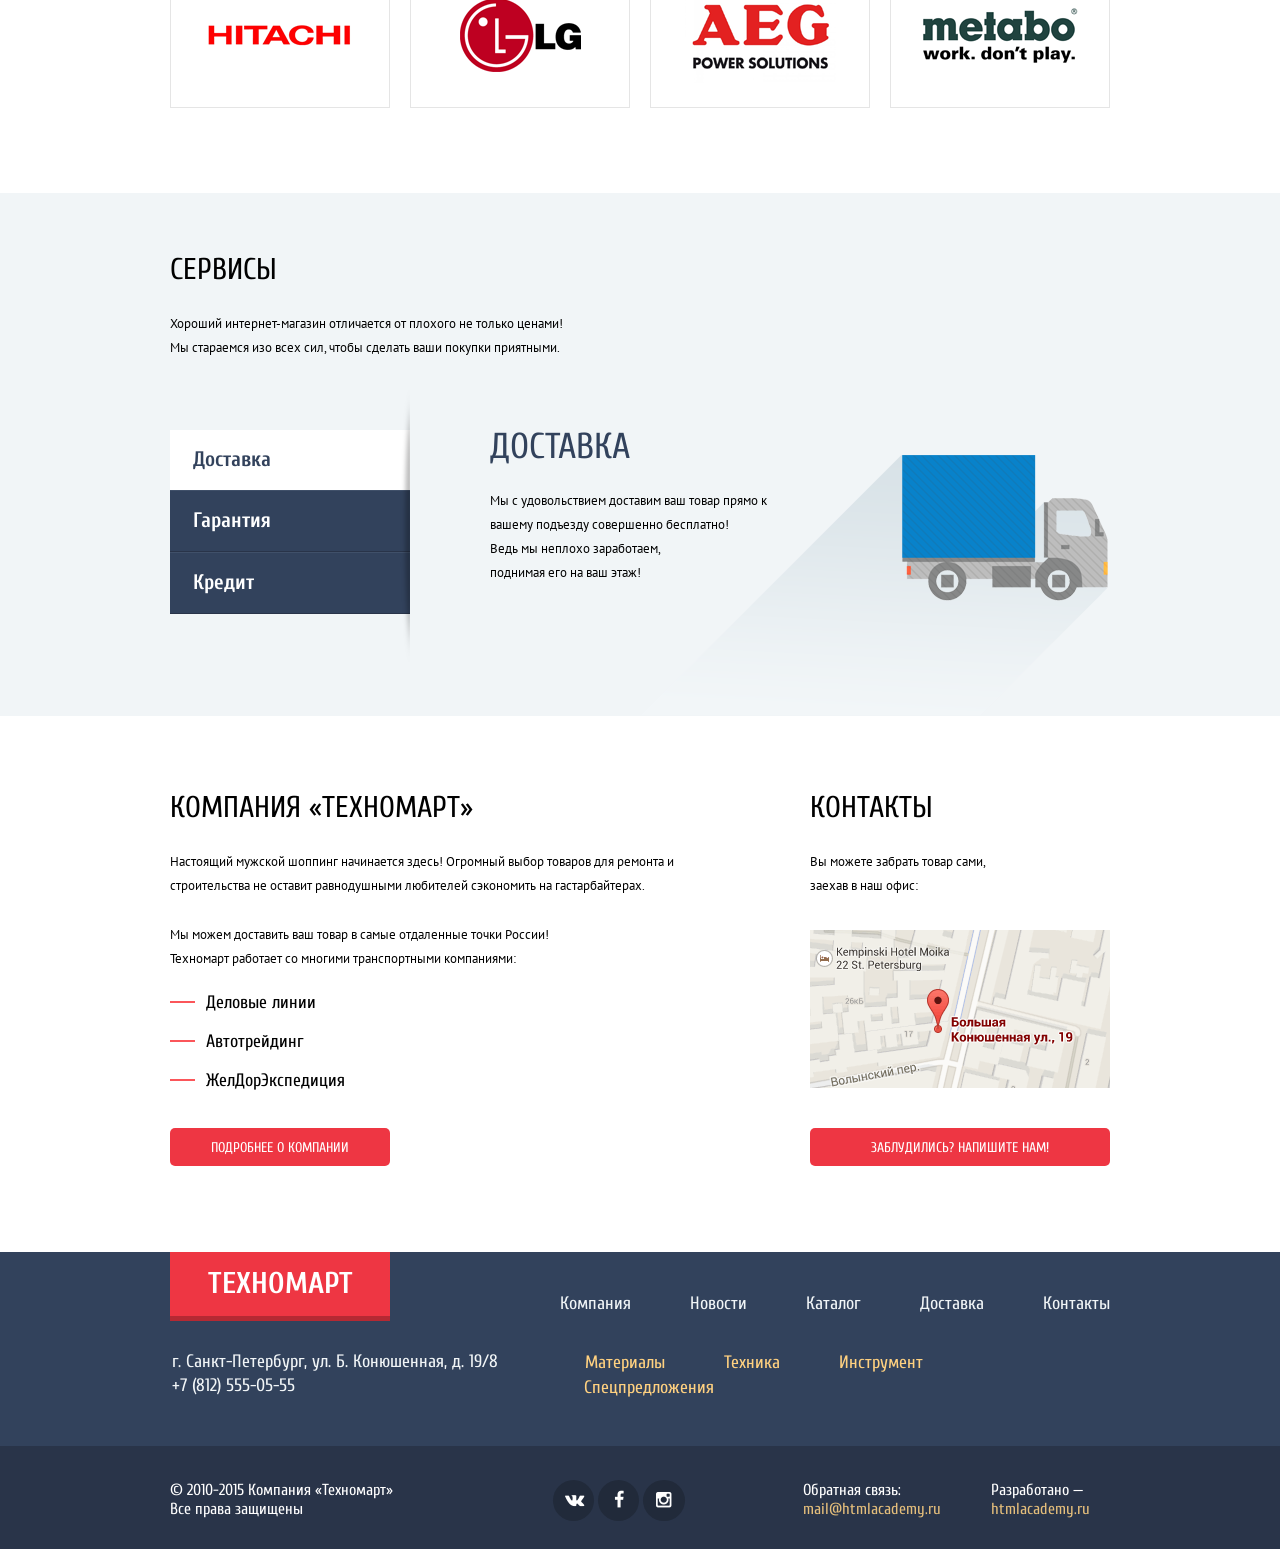
<file: technomart/index.html>
<!DOCTYPE html>
<html>
	<head>
		<meta charset="utf-8">
		<title>Онлайн-магазин "Техномарт"</title>
		<link href='https://fonts.googleapis.com/css?family=PT+Sans&subset=latin,cyrillic-ext' rel='stylesheet' type='text/css'>
		<link href='https://fonts.googleapis.com/css?family=Cuprum:400,700&subset=latin,cyrillic' rel='stylesheet' type='text/css'>
		<link href="css/reset.css" rel="stylesheet">
    	<link href="css/style.min.css" rel="stylesheet">
	</head>
	<body>
		<header class="main-header">
			<div class="status-bar">
				<div class="container clearfix">
					<div class="logo"><a href="index.html">Техномарт</a></div>
					<div class="status-bar-links">						
						<div class="search-wrap">
							<input class="search" type="search" placeholder="Поиск:">
							<a href="#" class="icon-search search-btn"></a>
						</div>
						<a class="status-bar-link" href="#"><i class="icon-bookmark"></i>Закладки: 0</a> 
						<a class="status-bar-link" href="#"><i class="icon-basket"></i>Корзина: 0</a>
						<a class="status-bar-link order" href="#">Оформить заказ</a>
					</div>
				</div>
			</div>
			<div class="main-header-container">
				<div class="container ">
					<div class="header-info clearfix">
					<p class="short-info"> Интернет-магазин строительных материалов<br> 
					<!-- стоит ли тут вводить бр?-->
					и инструментов для ремонта </p>
					<div class="header-contacts">
						<a href="tel:+78125550555"><i class="icon-phone"></i> +7 (812) 555-05-55 </a>
						<p> г. Санкт-Петербург, ул. Б. Конюшенная, д. 19/8  </p>
					</div>
					<div class="user-block">
         	 			<a href="#" class="login"><i class="icon-login"></i>Войти</a>
         	 			<a href="#" class="registration">Регистрация</a>
        			</div>
        			</div>
				<nav class="menu-in-header">
				<ul>
            		<li>
              			<a href="index.html">Главная</a>
            		</li>
           			<li>
              			<a href="#">Компания</a>
            		</li>
            		<li>
              			<a href="catalog.html">Каталог</a>
            		</li>
            		<li>
              			<a href="#">Новости</a>
            		</li>
            		<li>
              			<a href="#">Спецпредложения</a>
            		</li>
            		<li>
              			<a href="#">Доставка</a>
            		</li>
            		<li>
              			<a href="#">Контакты</a>
            		</li>
         		</ul>
				</nav>
			</div>
		</div>
		</header>
		<main class="main-container">
			<section class="promo container clearfix">
					<div class="promo-item promo-item-1 new">
						Материалы
						<a href="#">На любой вкус</a>
					</div>
					<div class="promo-item promo-item-2">
						Инструмент
						<a href="#">На все случаи</a>
					</div>
					<div class="promo-item promo-item-3">
						Техника
						<a href="#">Для стройки</a>
					</div>

					<div class="promo-slider">

						<input class="promo-slider-toggle" type="radio" id="btn-1" name="promo-slider-toggle" checked>
        				<input class="promo-slider-toggle" type="radio" id="btn-2" name="promo-slider-toggle">

        				<div class="slider-radio-controls">
          					<label class="slider-radio-controls-lbl drill-lbl" for="btn-1"></label>
          					<label class="slider-radio-controls-lbl perforator-lbl" for="btn-2"></label>
          				</div>
          				<div class="slider-controls">
          					<a class="controls prev" href="#"><i class="icon-left"></i></a>
                    		<a class="controls next" href="#"><i class="icon-right"></i></a>
        				</div>

        				<div class="promo-slides">
                    		<div class="slider-item item-drill">
								<div class="slider-item-desc">
									<div class="slider-item-title">Дрели</div>
									<div class="slider-item-slogan">Соседям на радость!</div>
									<img src="img/slider_2.jpg" alt="Дрели" width="620" height="266">
									<a href="catalog.html" class="open-catalog btn">Открыть каталог</a>
								</div>
							</div>

							<div class="slider-item item-perforator">
								<div class="slider-item-desc">
									<div class="slider-item-title">Перфораторы</div>
									<div class="slider-item-slogan">Настоящие мужские игрушки</div>
									<img src="img/slider_1.jpg" alt="Перфораторы" width="620" height="266">
									<a href="catalog.html" class="open-catalog btn">Открыть каталог</a>
								</div>
							</div>
						</div>
					</div>             	

					<div class="promo-item promo-item-4">
						Скидки 50%
						<a href="#">На 150 товаров</a>
					</div>
					<div class="promo-item promo-item-5">
						Доставка
						<a href="#">Бесплатно</a>
					</div>
			</section>
			<section class="popular container">
				<section class="popular-product">
					<div class="popular-title">
						<h2>Популярные товары:</h2>
						<a class="btn" href="#">Все популярные товары</a>
					</div>
					<div class="items-product">
						<article class="item index-item">
							<div class="item-image">
								<img src="img/pop_1_9000.jpeg" alt="Перфоратор BOSCH BFG 9000" width="184" height="164">
							</div>
							<p class="item-title">Перфоратор BOSCH BFG 9000</p>
							<p class="old-price">32500 р.</p>
							<p class="price">25500 р.</p>
							<div class="actions">
                    			<a href="#" class="buy">Купить</a>
                    			<a href="#" class="bookmark">В закладки</a>
                			</div>
						</article>
						<article class="item index-item">
							<div class="item-image">
								<img src="img/pop_2_cat147_3000.jpeg" alt="Перфоратор BOSCH BFG 3000" width="127" height="112">
							</div>
							<p class="item-title">Перфоратор BOSCH BFG 3000</p>
							<p class="old-price">22500 р.</p>
							<p class="price">15500 р.</p>
							<div class="actions">
                    			<a href="#" class="buy">Купить</a>
                    			<a href="#" class="bookmark">В закладки</a>
                			</div>
						</article>
						<article class="item index-item">
							<div class="item-image">
								<img src="img/pop_3_cat258_6000.jpeg" alt="Перфоратор BOSCH BFG 6000" width="144" height="128">
							</div>
							<p class="item-title">Перфоратор BOSCH BFG 6000</p>
							<p class="old-price">30500 р.</p>
							<p class="price">25500 р.</p>
							<div class="actions">
                    			<a href="#" class="buy">Купить</a>
                    			<a href="#" class="bookmark">В закладки</a>
                			</div>
						</article>
						<article class="item index-item new pop-new">
							<div class="item-image">
								<img src="img/pop_4_cat369_2000.jpeg" alt="Перфоратор BOSCH BFG 2000" width="127" height="112">
							</div>
							<p class="item-title">Перфоратор BOSCH BFG 2000</p>
							<p class="old-price"></p>
							<p class="price">12500 р.</p>
							<div class="actions">
                    			<a href="#" class="buy">Купить</a>
                    			<a href="#" class="bookmark">В закладки</a>
                			</div>
						</article>
					</div>
				</section>
				<section class="popular-manufacturer">
					<div class="popular-title">
						<h2>Популярные производители:</h2>
						<a class="btn" href="#">Все производители</a>
					</div>
					<div class="brands">						
							<div class="brand">
								<a class="manufacturer-logo" href="#">
									<img src="img/brand_bosch.png" alt="BOSCH" width="126" height="37">
								</a>
							</div>
							<div class="brand">
								<a class="manufacturer-logo" href="#">
									<img src="img/brand_Makita.png" alt="Makita" width="123" height="40">
								</a>
							</div>
							<div class="brand">
								<a class="manufacturer-logo" href="#">
									<img src="img/brand_DeWALT.png" alt="DeWALT" width="146" height="44">
								</a>
							</div>
							<div class="brand">
								<a class="manufacturer-logo" href="#">
									<img src="img/brand_interskol.png" alt="Интерскол" width="200" height="88">
								</a>
							</div>
							<div class="brand">
								<a class="manufacturer-logo" href="#">
									<img src="img/brand_Hitachi.png" alt="HITACHI" width="169" height="31">
								</a>
							</div>
							<div class="brand">
								<a class="manufacturer-logo" href="#">
									<img src="img/brand_LG.png" alt="LG" width="121" height="73">
								</a>
							</div>
							<div class="brand">
								<a class="manufacturer-logo" href="#">
									<img src="img/brand_AEG.png" alt="AEG" width="151" height="96">
								</a>
							</div>
							<div class="brand">
								<a class="manufacturer-logo" href="#">
									<img src="img/brand_Metabo.png" alt="metabo" width="204" height="69">
								</a>
							</div>
					</div>
				</section>
			</section>
			<section class="services">
				<div class="container">
					<h2 class="services-title">Сервисы</h2>
					<p class="services-info">
						Хороший интернет-магазин отличается от плохого не только ценами! <br>
						Мы стараемся изо всех сил, чтобы сделать ваши покупки приятными.
					</p>
					<div class="services-slider clearfix">
						<input type="radio" class="services-slider-toggle" id="serv-btn-1" name="serv-toggle" checked>
						<input type="radio" class="services-slider-toggle" id="serv-btn-2" name="serv-toggle">
						<input type="radio" class="services-slider-toggle" id="serv-btn-3" name="serv-toggle">
						<div class="services-slider-controls">
							<label for="serv-btn-1" class="delivery-controls">Доставка</label>
							<label for="serv-btn-2" class="guarantee-controls">Гарантия</label>
							<label for="serv-btn-3" class="credit-controls">Кредит</label>
						</div>
						<div class="slider-inners">
							<div class="delivery slider-inner">
								<div class="delivery-title">Доставка</div>
								<p class="delivery-info"> Мы с удовольствием доставим ваш товар прямо к вашему подъезду совершенно бесплатно!<br>
								Ведь мы неплохо заработаем, <br>
								поднимая его на ваш этаж!
								</p>
							</div>
							<div class="guarantee slider-inner">
								<div class="guarantee-title">Гарантия</div>
								<p class="guarantee-info"> Если купленный у нас товар поломается или заискрит, а также в случае пожара, спровоцированного его возгоранием, вы всегда можете быть уверены в нашей гарантии. Мы обменяем сгоревший товар на новый.<br>
								Дом уж восстановите как-нибудь сами.
								</p>
							</div>
							<div class="credit slider-inner">
								<div class="credit-title">Кредит</div>
								<p class="credit-info"> Залезть в долговую яму стало проще!<br>
								Кредитные консультанту придут вам на помощь.
								<a class="btn send-bid">Отправить заявку</a>
								</p>
							</div>
						</div>
					</div>
				</div>
			</section>
			<section class="index-info clearfix container">
				<div class="about-company">
					<div class="index-info-title">Компания «Техномарт»</div>
					<p class="about-company-first">Настоящий мужской шоппинг начинается здесь! Огромный выбор товаров для ремонта и строительства не оставит равнодушными любителей сэкономить на гастарбайтерах.</p>
					<p class="about-company-second">Мы можем доставить ваш товар в самые отдаленные точки России!<br>
					Техномарт работает со многими транспортными компаниями:</p>
					<ul class="transport-companies">
						<li>Деловые линии</li>
						<li>Автотрейдинг</li>
						<li>ЖелДорЭкспедиция</li>
					</ul>
					<a href="#" class="btn about-company-btn">Подробнее о компании</a>
				</div>
				<div class="maps">
					<div class="index-info-title">Контакты</div>
					<p class="maps-info">Вы можете забрать товар сами, заехав в наш офис:</p>
					<a href="https://www.google.ru/maps/place/%D0%91%D0%BE%D0%BB%D1%8C%D1%88%D0%B0%D1%8F+%D0%9A%D0%BE%D0%BD%D1%8E%D1%88%D0%B5%D0%BD%D0%BD%D0%B0%D1%8F+%D1%83%D0%BB.,+19,+%D0%A1%D0%B0%D0%BD%D0%BA%D1%82-%D0%9F%D0%B5%D1%82%D0%B5%D1%80%D0%B1%D1%83%D1%80%D0%B3,+191186/@59.9387942,30.3230833,17z/data=!3m1!4b1!4m2!3m1!1s0x4696310fca5ba729:0xea9c53d4493c879f" class="map open-map">
						<img src="img/map.png" alt="Большая Конюшенная ул., 19" width="300" height="158">
					</a>
					<a href="#" class="btn open-writeus">Заблудились? Напишите нам!</a>
				</div>
			</section>
		</main>
		<footer class="main-footer">
			<div class="main-footer-header">
				<div class="clearfix container">
					<div class="logo footer-logo"><a href="index.html">Техномарт</a></div>
					<nav class="menu-in-footer">
						<ul>
            				<li class="foot-menu-item">
              					<a href="#">Компания</a>
            				</li>
            				<li class="foot-menu-item">
              					<a href="#">Новости</a>
            				</li>
            				<li class="foot-menu-item">
              					<a href="catalog.html">Каталог</a>
            				</li>
            				<li class="foot-menu-item">
              					<a href="#">Доставка</a>
            				</li>
            				<li class="foot-menu-item">
              					<a href="#">Контакты</a>
            				</li>
         				</ul>
					</nav>
				</div>
			</div>
			<div class="main-footer-container clearfix">
				<div class="clearfix container">
					<p class="footer-contacts">
						г. Санкт-Петербург, ул. Б. Конюшенная, д. 19/8 <br>
						+7 (812) 555-05-55 
					</p>
					<nav class="promo-menu">
						<ul>
            		    	<li class="promo-menu-item">
              					<a href="#">Материалы</a>
            				</li>
            				<li class="promo-menu-item">
              					<a href="#">Техника</a>
            				</li>
            				<li class="promo-menu-item">
              					<a href="#">Инструмент</a>
            				</li>
            				<li class="promo-menu-item">
              					<a href="#">Спецпредложения</a>
            				</li>            		
         				</ul>
					</nav>
				</div>
			</div>
			<div class="main-footer-footer clearfix">
				<div class="clearfix container">
					<p class="shop-copyright">
						&copy; 2010-2015 Компания «Техномарт» <br>
						Все права защищены
					</p>
					<div class="social">
						<a href="#" class="social-btn social-btn-vk"><i class="icon-vk"></i></a>
          				<a href="#" class="social-btn social-btn-fb"><i class="icon-facebook"></i></a>
          				<a href="#" class="social-btn social-btn-inst"><i class="icon-instagramm"></i></a>
					</div>
					<div class="feedback">
						<p>Обратная связь:</p>
          				<a href="#" class="retouch">mail@htmlacademy.ru</a>
					</div>
					<div class="web-copyright">
						<p>Разработано —</p>
          				<a href="#" class="copy">htmlacademy.ru</a>
					</div>
				</div>
			</div>
		</footer>
		<div class="modal-content-map">
			<iframe src="https://www.google.com/maps/embed?pb=!1m18!1m12!1m3!1d1998.5991032728616!2d30.3230833!3d59.9387942!2m3!1f0!2f0!3f0!3m2!1i1024!2i768!4f13.1!3m3!1m2!1s0x4696310fca5ba729%3A0xea9c53d4493c879f!2z0JHQvtC70YzRiNCw0Y8g0JrQvtC90Y7RiNC10L3QvdCw0Y8g0YPQuy4sIDE5LCDQodCw0L3QutGCLdCf0LXRgtC10YDQsdGD0YDQsywgMTkxMTg2!5e0!3m2!1sru!2sru!4v1442660567939" width="940" height="446" style="border:0" allowfullscreen></iframe>
      		<button class="modal-content-close" title="Закрыть">Закрыть</button>
      		<div id="google-map"></div>
    	</div>
    	<div class="modal-content-write-us">
    		<div class="modal-content-close">close</div>
    		<form class="write-us" method="post">
    			<div class="input-area">
    				<div class="name-block">
    					<label class="name-lbl" for="mod-1">Ваше имя:</label>
    					<input id="mod-1" type="text" class="mod-user-name" name="mod-user-name" placeholder="Представьтесь, пожалуйста" required>
    				</div>
    				<div class="mail-block">
    					<label class="mail-lbl" for="mod-2">Ваш e-mail:</label> 				
    					<input id="mod-2" type="text" class="mod-user-mail" name="mod-user-mail" placeholder="Для отправки ответа" required>
    				</div>
    				<label class="letter-lbl" for="mod-3">Текст письма:</label>
    				<textarea id="mod-3" class="mod-user-letter" name="mod-user-letter">В свободной форме</textarea>
    			</div>
    			<div class="button-area">
    				<button type="submit" class="btn send-btn">Отправить</button>
    				<button type="reset" class="btn cancel-btn">Отмена</button>
    			</div>
    		</form>
    	</div>
		<script src="js/script.min.js"></script>
	</body>
</html>
</file>
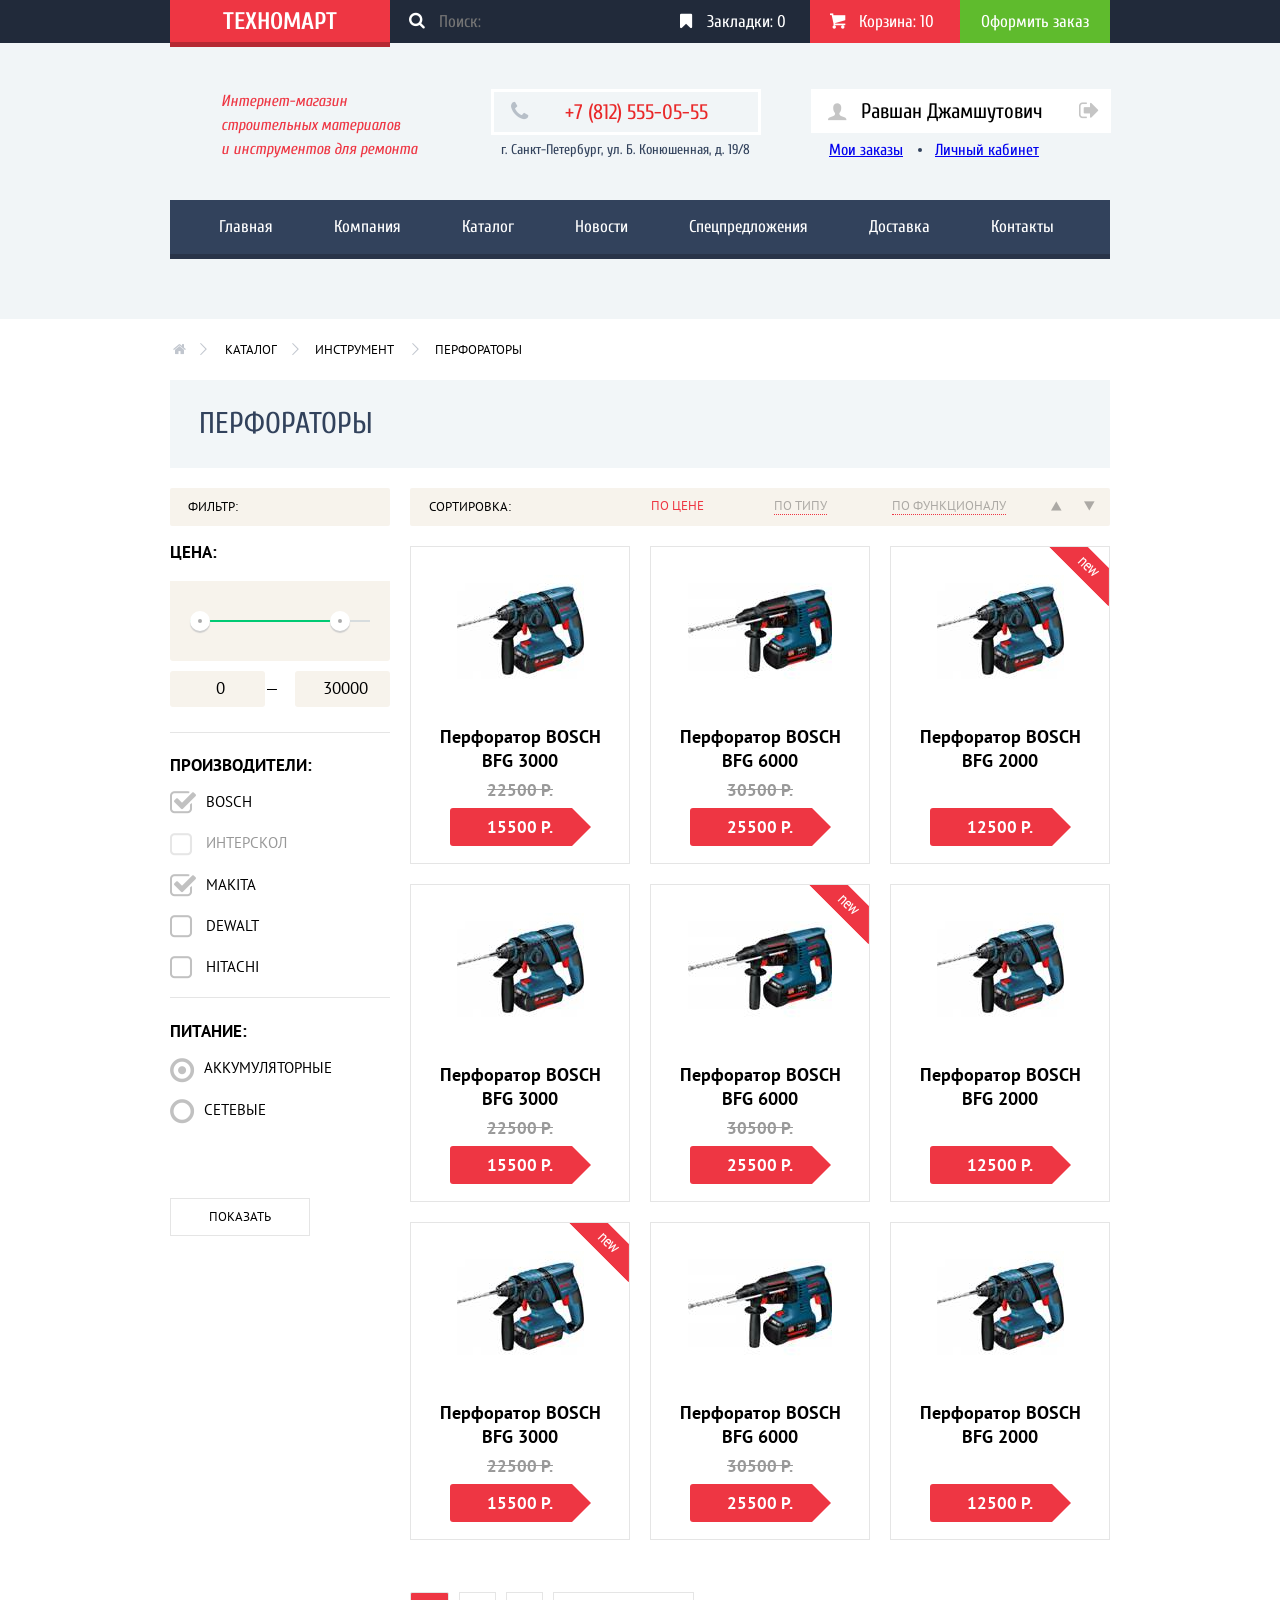
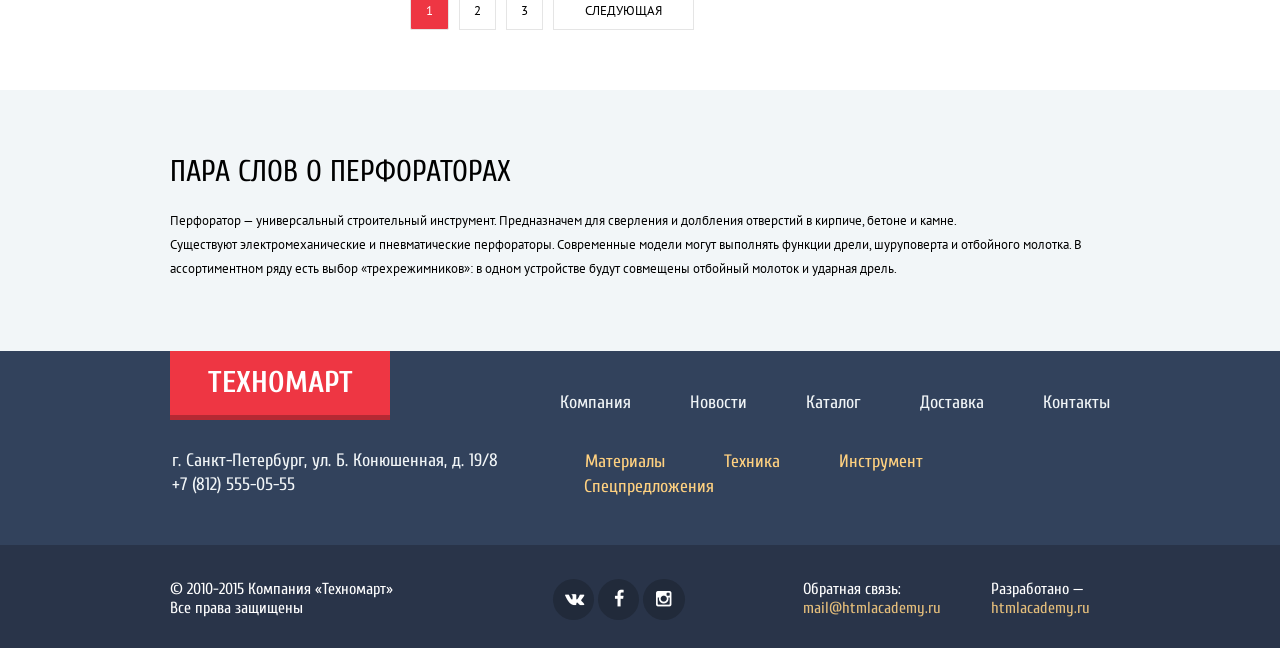
<file: technomart/catalog.html>
<!DOCTYPE html>
<html>
	<head>
		<meta charset="utf-8">
		<title>Онлайн-магазин "Техномарт"</title>
		<link href='https://fonts.googleapis.com/css?family=PT+Sans&subset=latin,cyrillic-ext' rel='stylesheet' type='text/css'>
		<link href='https://fonts.googleapis.com/css?family=Cuprum:400,700&subset=latin,cyrillic' rel='stylesheet' type='text/css'>
		<link href="css/reset.css" rel="stylesheet">
    	<link href="css/style.min.css" rel="stylesheet">

	</head>
	<body>
		<header class="main-header">
			<div class="status-bar">
				<div class="container clearfix">
					<div class="logo"><a href="index.html">Техномарт</a></div>
					<div class="status-bar-links">
						<div class="search-wrap">
							<input class="search" type="search" placeholder="Поиск:">
							<a href="#" class="icon-search search-btn"></a>
						</div>
						<a class="status-bar-link" href="#"><i class="icon-bookmark"></i>Закладки: 0</a>  
						<a class="catalog-basket status-bar-link" href="#"><i class="icon-basket"></i>Корзина: 10</a>
						<a class="status-bar-link order" href="#">Оформить заказ</a>
					</div>
				</div>
			</div>
			<div class="main-header-container">
				<div class="container ">
					<div class="header-info clearfix">
					<p class="short-info"> Интернет-магазин строительных материалов<br>
					и инструментов для ремонта </p>
					<div class="header-contacts">
						<a href="tel:+78125550555"><i class="icon-phone"></i> +7 (812) 555-05-55 </a>
						<p> г. Санкт-Петербург, ул. Б. Конюшенная, д. 19/8  </p>
					</div>
					<div class="catalog-user-block">
         	 			<a href="profile.html" class="user-name">
         	 				<i class="icon-user"></i>
         	 				Равшан Джамшутович
         	 				<i class="icon-logout"></i>
         	 			</a>
         	 			<div class="user-block-links">
         	 				<a href="#" class="my-orders">Мои заказы</a>
         	 				<a href="#" class="personal">Личный кабинет</a>
         	 			</div>
        			</div>
        			</div>
				<nav class="menu menu-in-header">
				<ul>
            		<li>
              			<a href="index.html">Главная</a>
            		</li>
           			<li>
              			<a href="#">Компания</a>
            		</li>
            		<li>
              			<a href="catalog.html">Каталог</a>
            		</li>
            		<li>
              			<a href="#">Новости</a>
            		</li>
            		<li>
              			<a href="#">Спецпредложения</a>
            		</li>
            		<li>
              			<a href="#">Доставка</a>
            		</li>
            		<li>
              			<a href="#">Контакты</a>
            		</li>
         		</ul>
				</nav>
				</div>
			</div>
		</header>
		<main>
			<div class="container">
			<div class="breadcrumbs">
				<a href="index.html"><i class="icon-home"></i></a>
				<i class="icon-right"></i>
				<a href="#">Каталог</a>
				<i class="icon-right"></i>
				<a href="#">Инструмент</a>
				<i class="icon-right"></i>
				<span>Перфораторы</span>
			</div>
			<h1> Перфораторы </h1>
			<div class="main-content clearfix">
				<div class="filters-column">
					<div class="filters-column-title">Фильтр:</div>
					<form action="form.php" method="GET">
						<div class="range-filter">
							<div class="range-filter-title">Цена:</div>
            				<div class="range-controls">
                				<div class="scale">
                					<div class="bar"></div>
                				</div>
                				<div class="toggle toggle-min"></div>
                				<div class="toggle toggle-max"></div>
            				</div>
            				<div class="price-controls">
            					<label class="min-price-lbl"><input class="min-price-inp" type="text" value="0">—</label>
                				<label class="max-price-lbl"><input class="max-price-inp" type="text" value="30000"></label>
            				</div>
        				</div>
        				<div class="manufacturer-filter">
        					<div class="manufacturer-filter-title">Производители:</div>
        					<input type="checkbox" id="manufacturer-1" name="bosch" checked>
							<label class="filter-label" for="manufacturer-1">Bosch</label>
							<input type="checkbox" id="manufacturer-2" name="interscol" disabled>
							<label class="filter-label" for="manufacturer-2">Интерскол</label>
							<input type="checkbox" id="manufacturer-3" name="makita" checked>
							<label class="filter-label" for="manufacturer-3">Makita</label>
							<input type="checkbox" id="manufacturer-4" name="dewalt">
							<label class="filter-label" for="manufacturer-4">Dewalt</label>
							<input type="checkbox" id="manufacturer-5" name="hitachi">
							<label class="filter-label" for="manufacturer-5">Hitachi</label>
        				</div>
        				<div class="power-filter">
        					<div class="power-filter-title">Питание:</div>
        					<input type="radio" id="power-1"  name="power" checked>
        					<label class="filter-label" for="power-1">Аккумуляторные</label>
                			<input type="radio" id="power-2" name="power">
                			<label class="filter-label" for="power-2">Сетевые</label>         
                		</div>
                		<input type="submit" class="filter-submit" value="Показать">
					</form>
				</div>
				<div class="items-column">
					<div class="sort clearfix">
						<p class="sort-title">Сортировка:</p>
						<a class="price-sort active-sort" href="#">По цене</a>
						<a class="type-sort" href="#">По типу</a>
						<a class="functional-sort" href="#">По функционалу</a>
						<a class="increase-sort" href="#"><i class="icon-up-dir"></i></a>
						<a class="decrease-sort" href="#"><i class="icon-down-dir"></i></a>
					</div>
					<div class="catalog-items">
						<article class="item catalog-item">
							<div class="item-image">
								<img src="img/pop_2_cat147_3000.jpeg" alt="Перфоратор BOSCH BFG 3000" width="127" height="112">
							</div>
							<p class="item-title">Перфоратор BOSCH BFG 3000</p>
							<p class="old-price">22500 р.</p>
							<p class="price">15500 р.</p>
							<div class="actions">
                    			<a href="#" class="buy">Купить</a>
                    			<a href="#" class="bookmark">В закладки</a>
                			</div>
						</article>
						<article class="item catalog-item">
							<div class="item-image">
								<img src="img/pop_3_cat258_6000.jpeg" alt="Перфоратор BOSCH BFG 6000" width="144" height="128">
							</div>
							<p class="item-title">Перфоратор BOSCH BFG 6000</p>
							<p class="old-price">30500 р.</p>
							<p class="price">25500 р.</p>
							<div class="actions">
                    			<a href="#" class="buy">Купить</a>
                    			<a href="#" class="bookmark">В закладки</a>
                			</div>
						</article>
						<article class="item catalog-item new">
							<div class="item-image">
								<img src="img/pop_4_cat369_2000.jpeg" alt="Перфоратор BOSCH BFG 2000" width="127" height="112">
							</div>
							<p class="item-title">Перфоратор BOSCH BFG 2000</p>
							<p class="old-price"></p>
							<p class="price">12500 р.</p>
							<div class="actions">
                    			<a href="#" class="buy">Купить</a>
                    			<a href="#" class="bookmark">В закладки</a>
                			</div>
						</article>
						<article class="item catalog-item">
							<div class="item-image">
								<img src="img/pop_2_cat147_3000.jpeg" alt="Перфоратор BOSCH BFG 3000" width="127" height="112">
							</div>
							<p class="item-title">Перфоратор BOSCH BFG 3000</p>
							<p class="old-price">22500 р.</p>
							<p class="price">15500 р.</p>
							<div class="actions">
                    			<a href="#" class="buy">Купить</a>
                    			<a href="#" class="bookmark">В закладки</a>
                			</div>
						</article>
						<article class="item catalog-item new">
							<div class="item-image">
								<img src="img/pop_3_cat258_6000.jpeg" alt="Перфоратор BOSCH BFG 6000" width="144" height="128">
							</div>
							<p class="item-title">Перфоратор BOSCH BFG 6000</p>
							<p class="old-price">30500 р.</p>
							<p class="price">25500 р.</p>
							<div class="actions">
                    			<a href="#" class="buy">Купить</a>
                    			<a href="#" class="bookmark">В закладки</a>
                			</div>
						</article>
						<article class="item catalog-item">
							<div class="item-image">
								<img src="img/pop_4_cat369_2000.jpeg" alt="Перфоратор BOSCH BFG 2000" width="127" height="112">
							</div>
							<p class="item-title">Перфоратор BOSCH BFG 2000</p>
							<p class="old-price"></p>
							<p class="price">12500 р.</p>
							<div class="actions">
                    			<a href="#" class="buy">Купить</a>
                    			<a href="#" class="bookmark">В закладки</a>
                			</div>
						</article>
						<article class="item catalog-item new">
							<div class="item-image">
								<img src="img/pop_2_cat147_3000.jpeg" alt="Перфоратор BOSCH BFG 3000" width="127" height="112">
							</div>
							<p class="item-title">Перфоратор BOSCH BFG 3000</p>
							<p class="old-price">22500 р.</p>
							<p class="price">15500 р.</p>
							<div class="actions">
                    			<a href="#" class="buy">Купить</a>
                    			<a href="#" class="bookmark">В закладки</a>
                			</div>
						</article>
						<article class="item catalog-item">
							<div class="item-image">
								<img src="img/pop_3_cat258_6000.jpeg" alt="Перфоратор BOSCH BFG 6000" width="144" height="128">
							</div>
							<p class="item-title">Перфоратор BOSCH BFG 6000</p>
							<p class="old-price">30500 р.</p>
							<p class="price">25500 р.</p>
							<div class="actions">
                    			<a href="#" class="buy">Купить</a>
                    			<a href="#" class="bookmark">В закладки</a>
                			</div>
						</article>
						<article class="item catalog-item">
							<div class="item-image">
								<img src="img/pop_4_cat369_2000.jpeg" alt="Перфоратор BOSCH BFG 2000" width="127" height="112">
							</div>
							<p class="item-title">Перфоратор BOSCH BFG 2000</p>
							<p class="old-price"></p>
							<p class="price">12500 р.</p>
							<div class="actions">
                    			<a href="#" class="buy">Купить</a>
                    			<a href="#" class="bookmark">В закладки</a>
                			</div>
						</article>
					</div>
					<div class="paginator">
						<span class="paginator-page paginator-active">1</span>
						<a class="paginator-page" href="#">2</a>
						<a class="paginator-page" href="#">3</a>
						<a class="paginator-page paginator-next" href="#">Следующая</a>
					</div>
				</div>				
			</div>
			</div>
			<div class="catalog-info">
				<div class="container">
				<p class="catalog-info-title">Пара слов о перфораторах</p>
				<p class="catalog-info-paragraph">
				Перфоратор — универсальный строительный инструмент. Предназначем для сверления и долбления отверстий в кирпиче, бетоне и камне.<br>
				Существуют электромеханические и пневматические перфораторы. Современные модели могут выполнять функции дрели, шуруповерта и отбойного молотка. В ассортиментном ряду есть выбор «трехрежимников»: в одном устройстве будут совмещены отбойный молоток и ударная дрель.</p>
				</div>
			</div>
		</main>
		<footer class="main-footer">
			<div class="main-footer-header">
				<div class="clearfix container">
					<div class="logo footer-logo"><a href="index.html">Техномарт</a></div>
					<nav class="menu-in-footer">
						<ul>
            				<li class="foot-menu-item">
              					<a href="#">Компания</a>
            				</li>
            				<li class="foot-menu-item">
              					<a href="#">Новости</a>
            				</li>
            				<li class="foot-menu-item">
              					<a href="#">Каталог</a>
            				</li>
            				<li class="foot-menu-item">
              					<a href="#">Доставка</a>
            				</li>
            				<li class="foot-menu-item">
              					<a href="#">Контакты</a>
            				</li>
         				</ul>
					</nav>
				</div>
			</div>
			<div class="main-footer-container clearfix">
				<div class="clearfix container">
					<p class="footer-contacts">
						г. Санкт-Петербург, ул. Б. Конюшенная, д. 19/8 <br>
						+7 (812) 555-05-55 
					</p>
					<nav class="promo-menu">
						<ul>
            		    	<li class="promo-menu-item">
              					<a href="#">Материалы</a>
            				</li>
            				<li class="promo-menu-item">
              					<a href="#">Техника</a>
            				</li>
            				<li class="promo-menu-item">
              					<a href="#">Инструмент</a>
            				</li>
            				<li class="promo-menu-item">
              					<a href="#">Спецпредложения</a>
            				</li>            		
         				</ul>
					</nav>
				</div>
			</div>
			<div class="main-footer-footer clearfix">
				<div class="clearfix container">
					<p class="shop-copyright">
						&copy; 2010-2015 Компания «Техномарт» <br>
						Все права защищены
					</p>
					<div class="social">
						<a href="#" class="social-btn social-btn-vk"><i class="icon-vk"></i></a>
          				<a href="#" class="social-btn social-btn-fb"><i class="icon-facebook"></i></a>
          				<a href="#" class="social-btn social-btn-inst"><i class="icon-instagramm"></i></a>
					</div>
					<div class="feedback">
						<p>Обратная связь:</p>
          				<a href="#" class="retouch">mail@htmlacademy.ru</a>
					</div>
					<div class="web-copyright">
						<p>Разработано —</p>
          				<a href="#" class="copy">htmlacademy.ru</a>
					</div>
				</div>
			</div>
		</footer>
		<div class="modal-content-cart-plus">
    		<div class="modal-content-close">close</div>
    		<div class="product-add">Товар добавлен в корзину!</div>
    		<div class="button-area">
    			<button type="submit" class="btn order-btn">Оформить заказ</button>
    			<button class="btn continue-btn">Продолжить покупки</button>
    		</div>
    	</div>
		<script src="js/script.min.js"></script>
	</body>
</html>
</file>
<file: css/style.css>
@charset "UTF-8";

@font-face {
    font-family: "untitled-font-1";
    src: url("../fonts/untitled-font-1.eot");
    src: url("../fonts/untitled-font-1.eot?#iefix") format("embedded-opentype"),
    url("../fonts/untitled-font-1.woff") format("woff"),
    url("../fonts/untitled-font-1.ttf") format("truetype"),
    url("../fonts/untitled-font-1.svg#untitled-font-1") format("svg");
    font-weight: normal;
    font-style: normal;
}

[data-icon]:before {
    font-family: "untitled-font-1" !important;
    content: attr(data-icon);
    font-style: normal !important;
    font-weight: normal !important;
    font-variant: normal !important;
    text-transform: none !important;
    speak: none;
    line-height: 1;
    -webkit-font-smoothing: antialiased;
    -moz-osx-font-smoothing: grayscale;
}

[class^="icon-"]:before,
[class*=" icon-"]:before {
    font-family: "untitled-font-1" !important;
    font-style: normal !important;
    font-weight: normal !important;
    font-variant: normal !important;
    text-transform: none !important;
    speak: none;
    line-height: 1;
    -webkit-font-smoothing: antialiased;
    -moz-osx-font-smoothing: grayscale;
}

.icon-linkedin:before {
    content: "\61";
}

.icon-google:before {
    content: "\62";
}

.icon-github:before {
    content: "\63";
}

.icon-facebook:before {
    content: "\64";
}

.icon-header:before {
    content: "\65";
}

.icon-html5:before {
    content: "\66";
}

.icon-user:before {
    content: "\67";
}

body {
    font-family: 'Roboto', 'Arial', sans-serif;
    font-size: 18px;
    line-height: 1.7;
    color: #919191;
}

.container {
    padding-right: 15px;
    padding-left: 15px;
    margin: 0 auto;
    max-width: 80vw;
    text-align: center;
}

.clearfix:after {
    content: '';
    display: table;
    clear: both;
}

.title,
.secondary-title {
    text-transform: uppercase;
    line-height: 24px;
    font-weight: bold;
    font-size: 22px;
    color: #566366;
}

.title {
    padding-top: 5vw;
    margin-bottom: 2vw;
    font-size: 30px;
}

.secondary-title {
    margin-bottom: 20px;
    font-size: 26px;
}

.contacts__title {
    color: #fff;
}

.btn {
    display: inline-block;
    padding: 15px 1.87vw;

    font-family: 'Roboto', 'Arial', sans-serif;
    font-size: 18px;
    font-weight: bold;
    line-height: 24px;
    color: #2ecc71;
    text-transform: uppercase;
    text-decoration: none;

    border: 2px solid #2ecc71;
    cursor: pointer;
    opacity: 0.7;
    transition: opacity 0.2s ease;
}

.btn:hover {
    opacity: 1;
}

.header,
.contacts {
    background-color: #252e30;
}

.footer {
    background-color: #191f21;
}

.main-info,
.skills,
.courses,
.portfolio {
    background-color: #fff;
}

.minor-info,
.resume,
.education,
.testimonials {
    background-color: #f2f2f1;
}

.nav {
    font-size: 0;
    padding: 0;
    display: inline-block;
}

.nav__item {
    display: inline-block;
    margin-left: 40px;
    padding: 20px 0;
}

.nav__item:first-child {
    margin-left: 0;
}

.nav__link {
    display: inline-block;

    font-family: 'Roboto', 'Arial', sans-serif;
    font-size: 16px;
    font-weight: bold;
    line-height: 30px;
    color: #fff;
    text-transform: uppercase;
    text-decoration: none;
    transition: color 0.2s ease;
}

.nav__link:hover {
    color: #2ecc71;
}

.main-info {
    padding: 5vw 0;
    font-size: 0;
}

.main-info__item {
    display: inline-block;
    vertical-align: top;
    width: 24vw;
    margin-right: 4vw;
    text-align: left;
}

.main-info__item:last-child {
    margin-right: 0;
}

.main-info__text {
    margin-bottom: 20px;
    width: 100%;
    font-size: 1.1rem;
}

.main-info__title {
    padding-top: 0;
}

.minor-info {
    font-size: 0;
}
.minor-info .container {
    text-align: left;
}
.minor-info__photo {
    display: inline-block;
    vertical-align: top;
    width: 491px;
    height: 608px;
    background: url('../img/my-photo.jpg') no-repeat;
    background-size: cover;

    overflow: hidden;
}
.minor-info__narration {
    display: inline-block;
    vertical-align: top;
    width: calc(100% - 491px - 200px);
    padding: 0 100px;
    font-size: 18px;
}
.minor-info__title {
    padding-top: 3vw;
    margin-bottom: 1vw;
}
.minor-info__text {
    margin-bottom: 20px;
}
.minor-info__item {
    display: inline-block;
    position: relative;
    margin: 1.5vw 0;
    vertical-align: top;
}
.minor-info-item__title {
    padding-left: 75px;
}
.minor-info-item__title:before {
    position: absolute;
    top: 0;
    left: 0;

    color: #2ecc71;
    font-weight: bold;
    font-size: 50px;

    z-index: 10;
}
.minor-info-item__text {
    font-size: 18px;
}

.logo-js:before {
    content: "JS";
}

.portfolio__info {
    margin-bottom: 4vw;
}
.portfolio-items {
    font-size: 0;
}
.portfolio-item {
    display: inline-block;
    vertical-align: top;
    width: 365px;
    height: 365px;
    margin-right: 2vw;
    margin-bottom: 2vw;
    box-shadow: 0 3px 6px rgba(0, 0, 0, 0.16), 0 3px 6px rgba(0, 0, 0, 0.23);
    opacity: 0.8;
    transition: all 0.2s ease;
}
.portfolio-item:hover {
    opacity: 1;
    box-shadow: 0 10px 25px rgba(0, 0, 0, 0.5);
}
.portfolio-item:last-child {
    margin-bottom: 5vw;
}

.skills__title {
    margin-bottom: 5vw;
}
.skills__info {
    float: left;
    width: 50%;
    text-align: left;
}
.skills-items {
    float: left;
    width: 50%;
    text-align: left;
}
.skills__list {
    list-style: disc;
    margin-left: 20px;
    margin-bottom: 2vw;
    width: 80%;
}
.skills__btn {
    margin-bottom: 2vw;
}
.skill-item {
    margin-bottom: 40px;
}
.skill-item:last-child {
    margin-bottom: 5vw;
}
.skill-item__progress {
    width: 100%;
    height: 30px;

    background-color: #f2f2f1;
}
.skill-item__percent {
    box-sizing: border-box;
    padding-left: 50%;
    height: 30px;

    color: #fff;
    font-weight: bold;
    background-color: #2ecc71;
}

.skills__container {
    position: relative;
}
.skills__title:before {
    position: absolute;
    content: '';
    top: 0;
    left: 47%;
    width: 0;
    height: 0;
    margin-bottom: 5vw;

    z-index: 10;
    border-top: 20px solid #f2f2f1;
    border-left: 30px solid transparent;
    border-right: 30px solid transparent;
}

.percent-70 {
    width: 70%;
}
.percent-80 {
    width: 80%;
}
.percent-90 {
    width: 90%;
}

.resume__container {
    text-align: center;
}
.resume__info {
    margin-bottom: 2.5vw;
}
.resume__btn {
    margin-bottom: 5vw;
}

.education__place,
.courses__place,
.contacts__mail,
.contacts__phone,
.skills__subtitle,
.contacts__skype {
    font-weight: 500;
}

.education__place-date,
.courses__place-date {
    margin-bottom: 15px;
}

.education__gpa,
.courses__gpa {
    margin-bottom: 30px;
    width: 70px;
    height: 30px;

    color: #fff;
    font-weight: bold;
    text-align: center;

    background-color: #2ecc71;
}

.english-level {
    width: 200px;
}
.courses__title {
    margin-bottom: 5vw;
}
.education__info,
.courses__info {
    padding-top: 30px;
    border-top: 1px solid #ccc;
}

.education-items,
.courses-items {
    font-size: 0;
}
.education-item,
.courses-item {
    display: inline-block;
    vertical-align: top;
    width: 24vw;
    margin-right: 4vw;
    text-align: left;
    margin-bottom: 2vw;
    font-size: 18px;
}

.courses-item:last-child {
    margin-bottom: 5vw;
}

.education-item:nth-child(3n),
.courses-item:nth-child(3n) {
    margin-right: 0;
}

.testimonial-item__text {
    font-size: 24px;
    line-height: 36px;
    font-style: italic;
}
.testimonial-item__author {
    text-transform: uppercase;
    font-weight: bold;
    line-height: 36px;
    color: #566366;
}

.contacts__info {
    max-width: 600px;
    margin: 0 auto;
    text-align: center;
    color: #ccc;
}
.contacts__text,
.contacts__mail-phone {
    margin-bottom: 2vw;
}

.star {
    color: #ccc;
}

.contact-form__btn {
    padding: 20px 35px;
    color: #fff;
    background-color: #191f21;
    border: none;
}

.social {
    width: 260px;
    font-size: 0;
    padding: 50px 0;
}
.social__link {
    display: inline-block;
    margin-left: 10px;

    width: 30px;
    height: 30px;
    vertical-align: middle;
    text-align: center;

    text-decoration: none;
    color: #191f21;
    font-size: 18px;

    background-color: #4b5456;
    border-radius: 50%;
    transition: all 0.2s ease;
}
.social__icon:before {
    display: inline-block;
    vertical-align: middle;
    line-height: 30px;
}
.social__link:first-child {
    margin-left: 0;
}
.social__link:hover {
    color: #fff;
}

@media (max-width: 1440px) {
    .title {
        font-size: 26px;
    }
    .secondary-title {
        font-size: 22px;
    }
    .minor-info__photo {
        width: 390px;
        height: 483px;
    }
    .minor-info__narration {
        width: calc(100% - 390px - 60px);
        padding: 0 0 0 60px;
    }
}

@media (max-width: 1280px) {
    .title {
        font-size: 22px;
    }
    .secondary-title {
        font-size: 18px;
    }

    p {
        font-size: 1rem;
    }

    .minor-info .container {
        max-width: 100%;
        padding: 0;
    }
    .minor-info__narration {
        width: calc(100% - 390px - 8vw);
        padding: 0 4vw;
    }

    .contact-form__user-name,
    .contact-form__user-mail {
        height: 45px;
    }
    .contact-form__name-lbl,
    .contact-form__mail-lbl,
    .contact-form__letter-lbl {
        font-size: 1rem;
        margin-bottom: 7px;
    }
}

@media (max-width: 1200px) {
    .courses__place-date {
        min-height: 54px;
    }
}

@media (max-width: 1024px) {
    html {
        font-size: 18px;
    }
    .nav__item {
        margin-left: 30px;
    }
    p,
    .main-info__text,
    li,
    .skills__subtitle {
        font-size: 0.8rem;
    }
    .contact-form__name-lbl,
    .contact-form__mail-lbl,
    .contact-form__letter-lbl {
        font-size: 0.8rem;
    }
}
</file>
<file: pixel-hunter/css/style.css>
.central {
  display: flex;
  flex-direction: column;
  align-items: center;
  justify-content: space-between; }

.central__content {
  display: flex;
  min-height: 740px; }

.intro {
  width: 800px;
  height: 740px;
  background: url("../img/egg_big.png") no-repeat center;
  background-size: contain;
  position: relative; }

.intro__asterisk {
  text-align: center;
  font-size: 172px;
  color: #de1f1f;
  cursor: pointer;
  position: relative;
  top: 220px;
  left: 30px; }
  .intro__asterisk:hover {
    color: #df4e4e; }
  .intro__asterisk:active {
    color: #af3636; }

.intro__motto {
  font-size: 18px;
  position: absolute;
  bottom: 0; }

.greeting {
  position: relative;
  width: 780px;
  height: 740px;
  transition: background-image 1s ease-in-out;
  background: url("../img/egg_distort.png") no-repeat center;
  background-size: contain; }

.greeting__asterisk {
  font-size: 80px;
  color: #de1f1f;
  text-align: center; }

.greeting__logo {
  text-align: center; }

.greeting__challenge {
  margin: 0 auto;
  text-align: center; }
  .greeting__challenge h3 {
    font-family: 'Roboto', sans-serif;
    font-size: 30px;
    font-weight: bold;
    line-height: 30px; }
  .greeting__challenge p {
    font-family: 'Roboto', sans-serif;
    font-size: 22px;
    font-weight: 500;
    line-height: 34px; }

.greeting__continue {
  position: absolute;
  right: -20px;
  top: 300px;
  cursor: pointer; }

.rules {
  padding-top: 100px;
  text-align: center; }

.rules__title {
  font-family: 'Roboto', sans-serif;
  font-size: 30px;
  font-weight: bold;
  line-height: 30px; }

.rules__description {
  font-family: 'Roboto', sans-serif;
  font-size: 22px;
  font-weight: 500;
  line-height: 34px; }

.rules__form {
  display: flex;
  flex-direction: column;
  align-items: center;
  justify-content: space-between; }

.rules__input {
  font-weight: bold;
  font-family: 'Roboto', sans-serif;
  font-size: 22px;
  line-height: 30px;
  height: 50px;
  text-align: center;
  border-radius: 5px;
  border: 2px transparent;
  border-style: solid; }
  .rules__input:hover {
    border-color: #e2a0a1; }
  .rules__input:focus {
    border-color: #d74040; }

.rules__button {
  margin-top: 50px;
  width: 90px;
  height: 90px;
  cursor: pointer;
  display: block;
  font-weight: bold;
  font-family: 'Roboto', sans-serif;
  font-size: 30px;
  line-height: 60px;
  color: #ffffff;
  background-color: #df4e4e;
  border-width: 0;
  border-radius: 45px; }
  .rules__button:enabled:hover {
    background-color: #ff6969; }
  .rules__button:active {
    background-color: #af3636; }
  .rules__button:disabled {
    background-color: #c6a5a5; }

.header {
  display: flex;
  flex-direction: row;
  align-items: center;
  justify-content: space-between; }

.social-link {
  display: inline-block;
  width: 32px;
  height: 32px;
  margin: 0 2px;
  font-size: 0;
  vertical-align: top;
  text-decoration: none;
  background: transparent url("../img/icons.png") no-repeat center; }
  .social-link--academy {
    width: 120px;
    height: 40px;
    background-position: -108px -10px; }
  .social-link--tw {
    background-position: -59px -59px; }
  .social-link--ins {
    background-position: -10px -59px; }
  .social-link--fb {
    background-position: -59px -10px; }
  .social-link--vk {
    background-position: -10px -10px; }

.footer {
  display: flex;
  flex-direction: column;
  flex-wrap: nowrap;
  justify-content: space-between;
  align-items: center; }

.footer__made-in {
  display: block;
  margin-top: 5px;
  margin-bottom: 15px;
  font-family: 'Roboto', sans-serif;
  font-size: 12px;
  font-weight: normal;
  line-height: 12px; }

.footer__link {
  font-family: 'Roboto', sans-serif;
  font-size: 12px;
  font-weight: normal;
  line-height: 12px; }
  .footer__link:hover {
    color: #df4e4e; }
  .footer__link:active {
    color: #af3636; }

.game {
  display: flex;
  flex-direction: column;
  justify-content: space-between;
  align-items: center; }

.game__timer {
  font-family: 'Roboto', sans-serif;
  font-size: 30px;
  font-weight: bold;
  line-height: 30px;
  font-size: 60px; }

.game__task {
  font-size: 22px;
  line-height: 35px; }

.game__content {
  display: flex;
  flex-direction: row;
  flex-wrap: nowrap;
  justify-content: space-between; }

.game__option {
  position: relative;
  border: 10px solid transparent;
  font-size: 0; }

.game__answer input {
  position: absolute;
  left: -99999px; }
  .game__answer input + span {
    display: block;
    width: 100%;
    height: 100%;
    border-radius: 70px;
    background: rgba(0, 0, 0, 0.5) no-repeat center;
    font-size: 0; }
    .game__answer input + span:hover {
      background-color: #000000; }
  .game__answer input:checked + span {
    background-color: #df4e4e; }

.game__answer {
  position: absolute;
  width: 78px;
  height: 78px;
  bottom: 30px; }
  .game__answer--photo {
    left: 30px; }
    .game__answer--photo input + span {
      background-image: url("../img/photo_big.png"); }
  .game__answer--paint {
    right: 30px; }
    .game__answer--paint input + span {
      background-image: url("../img/paint_big.png"); }

.game__content--wide .game__answer {
  top: 208px; }

.game__content--wide .game__answer--photo {
  left: -100px; }

.game__content--wide .game__answer--paint {
  right: -100px; }

.game__content--triple .game__option {
  cursor: pointer; }
  .game__content--triple .game__option:hover {
    border-color: #df4e4e; }
  .game__content--triple .game__option:active::after {
    content: "";
    position: absolute;
    top: 0;
    left: 0;
    width: 100%;
    height: 100%;
    background-color: rgba(223, 78, 78, 0.4); }

.stats {
  padding: 0;
  list-style: none;
  font-size: 0;
  display: flex;
  flex-direction: row;
  align-items: center; }

.stats__result {
  display: inline-block;
  vertical-align: bottom;
  overflow: hidden;
  width: 30px;
  height: 30px;
  margin: 5px; }
  .stats__result--unknown {
    background: url("../img/unknown.svg") no-repeat center; }
  .stats__result--wrong {
    background: url("../img/wrong.svg") no-repeat center; }
  .stats__result--correct {
    background: url("../img/correct.svg") no-repeat center; }
  .stats__result--slow {
    background: url("../img/turtle.svg") no-repeat center; }
  .stats__result--fast {
    position: relative;
    background: url("../img/correct.svg") no-repeat center; }
    .stats__result--fast::after {
      content: "";
      position: absolute;
      left: 0;
      top: 0;
      width: 30px;
      height: 30px;
      background: url("../img/flash.svg") no-repeat center; }
  .stats__result--heart {
    background: url("../img/heart__full.svg") no-repeat center; }

.result {
  display: flex;
  flex-direction: column;
  align-items: center;
  justify-content: space-between; }

.result__table {
  width: 670px;
  margin-bottom: 40px; }
  .result__table td {
    border: 10px solid transparent; }
  .result__table .stats {
    justify-content: flex-end; }

.result__number {
  font-family: 'Roboto', sans-serif;
  font-size: 30px;
  font-weight: bold;
  line-height: 30px;
  font-size: 22px; }

.result__extra {
  min-width: 50px;
  text-align: right; }

.result__total {
  min-width: 40px;
  text-align: right;
  text-transform: uppercase; }
  .result__total--final {
    font-family: 'Roboto', sans-serif;
    font-size: 30px;
    font-weight: bold;
    line-height: 30px; }

html {
  min-height: 100%;
  margin: 0;
  padding: 0; }

body {
  background: #a8c8c4 linear-gradient(to bottom left, #ccdeeb, #84b39e) no-repeat;
  font-family: 'Roboto', sans-serif;
  font-size: 22px;
  font-weight: 500;
  line-height: 34px;
  color: #00222d;
  min-height: 100%; }

a {
  color: #00222d; }
</file>
<file: modest/css/style.min.css>
@font-face {font-family: 'icomoon';src: url('../fonts/icomoon.eot?uyeo8l');src: url('../fonts/icomoon.eot?uyeo8l#iefix') format('embedded-opentype'),url('../fonts/icomoon.ttf?uyeo8l') format('truetype'),url('../fonts/icomoon.woff?uyeo8l') format('woff'),url('../fonts/icomoon.svg?uyeo8l#icomoon') format('svg');font-weight: normal;font-style: normal;}[class^="icon-"], [class*=" icon-"] {/* use !important to prevent issues with browser extensions that change fonts */font-family: 'icomoon' !important;speak: none;font-style: normal;font-weight: normal;font-variant: normal;text-transform: none;line-height: 1;color: #fff;/* Better Font Rendering =========== */-webkit-font-smoothing: antialiased;-moz-osx-font-smoothing: grayscale;}body {font-family: 'Open Sans', sans-serif;}.icon-behance:before {content: "\e900";}.icon-google:before {content: "\e901";}.icon-facebook:before {content: "\e902";}.icon-twitter:before {content: "\e903";}.icon-dribbble:before {content: "\e904";}.icon-skype:before {content: "\e905";}.icon-linkedin2:before {content: "\e906";}.clearfix:after {content: '';display: table;clear: both;}.container {width: 1140px;margin: 0 auto;}.btn {display: inline-block;padding: 12px 20px;border-radius: 5px;border: 2px solid white;color: #fff;font-size: 14px;white-space: nowrap;font-family: 'Quattrocento Sans', sans-serif;text-transform: uppercase;text-decoration: none;}.view-more-btn {margin-right: 8px;}.btn:hover {background: #23b7a4;border: 2px solid #23b7a4;}.section-title {position: relative;margin-bottom: 54px;padding-left: 25px;color: #292f36;font-size: 36px;text-transform: uppercase;font-family: 'Quattrocento Sans', sans-serif;}.work-title,.features-title {color: #fff;}.section-title::before {position: absolute;content: '';left: 0;top: 0;width: 10px;height: 35px;background-color: #e1e6ea;z-index: 10;}.header {background-color: #1d2126;}.logo {float: left;padding: 30px 0;}.menu {margin-left: 508px;}.menu-item {display: inline-block;margin: 26px 0 25px 15px;}.menu-item:first-child {margin-left: 0;}.menu-item:nth-child(2) {margin-left:28px;}.menu-item:last-child {margin-left:7px;}.menu-link {display: inline-block;padding: 7px 10px;font-weight: 600;text-transform: uppercase;text-decoration: none;color: #a4aead;font-size: 14px;}.menu-item:hover {border-radius: 3px;box-shadow: 0 0 0 2px #5b6168;}.menu-item-active {border-radius: 3px;box-shadow: 0 0 0 2px #23b7a4;}.menu-item-active:hover {box-shadow: 0 0 0 2px #23b7a4;}.menu-item-active .menu-link {color: #23b7a4;}.banner {background: #3a454d url("../img/banner.jpg") no-repeat center;}.welcome {min-height: 660px;}.welcome-title {padding-top: 221px;text-transform: uppercase;font-size: 36px;font-family: 'Quattrocento Sans', sans-serif;color: #fff;}.welcome-text {margin-bottom: 30px;padding-top: 20px;padding-bottom: 8px;width: 680px;font-size: 16px;color: #ccd0d7;line-height: 26px;}.welcome-btns {padding-bottom: 208px;}.paginator {margin-left: 1082px;font-size: 0;}.toggle {display: inline-block;margin-left: 9px;width: 9px;height: 9px;text-decoration: none;text-align: center;vertical-align: middle;border: 2px solid #fff;border-radius: 50%;}.toggle:first-child {margin-left: 0;}.active-toggle {background-color: #fff;}.about {padding-top: 80px;background: #fff;border-bottom: 1px solid #dde1e4;}.about-missions {width: 655px;float: left;line-height: 26px;}.mission {margin-bottom: 26px;color: #8d8f92;}em {font-weight: bold;}.mission-second-part {margin-bottom: 47px;}.about-social {margin-bottom: 100px;font-size: 0;}.social-btn {display: inline-block;margin-left: 1px;text-align: center;width: 60px;height: 20px;padding: 20px 0;text-decoration: none;font-size: 22px;background-color: #c8cdd0;}.social-btn:first-child {margin-left: 0;}.social-btn:hover {background-color: #d0d5d9;}.about-goals {margin-left: 681px;}.goal {position: relative;padding-left: 70px;padding-top: 8px;}.goal::before {position: absolute;width: 50px;height: 15px;padding: 17px 0;content: '';top: 7px;left: 0;z-index: 10;background: #23b7a4;color: #fff;text-align: center;}.goal-1::before {content: '01';}.goal-2::before {content: '02';}.goal-3::before {content: '03';}.goal-title {margin-bottom: 10px;text-transform: uppercase;font-size: 18px;font-family: 'Quattrocento Sans', sans-serif;}.goal-text {margin-bottom: 25px;color: #8d8f92;font-size: 16px;line-height: 26px;}.team,.services {padding-top: 80px;background-color: #fff;}.actions {display: none;position: absolute;top: 125px;left: 56px;font-size: 0px;}.action-social-btn {display: inline-block;margin-left: 1px;text-align: center;width: 50px;height: 16px;padding: 17px 0;text-decoration: none;font-size: 18px;background-color: #3a454d;}.team-members {padding-top: 5px;}.team-member {position: relative;margin-left: 30px;margin-bottom: 100px;float: left;width: 263px;background-color: #e1e6ea;}.team-member:hover {background-color: #fff;}.team-member:hover .member-name,.team-member:hover .member-position {color: #fff;}.team-member:hover .member-info {background-color: #3a454d;}.team-member:hover .team-member-img {opacity: 0.6;}.team-member:hover .actions {display: block;}.team-member:first-child {margin-left: 0;}.member-info {padding-left: 20px;}.member-name {padding-top: 17px;font-size: 16px;color: #292f36;text-transform: uppercase;font-family: 'Quattrocento Sans', sans-serif;}.member-position {padding-top: 7px;padding-bottom: 20px;font-size: 14px;color: #8d8f92;}.member-2,.member-4 {width: 262px;}.work,.features {padding-top: 80px;color: #fff;background-color: #3a454d;padding-bottom: 60px;}.portfolio {padding-top: 3px;}.portfolio-img {position: relative;float: left;margin-left: 30px;margin-bottom: 28px;}.portfolio-img:nth-child(3n+1) {margin-left: 0;}.work-action {position: absolute;display: none;width: 324px;left:0;bottom: 0;padding: 22px 18px;text-transform: uppercase;font-family: 'Quattrocento Sans', sans-serif;background-color: #292f36;font-size: 18px;}.action-img {position: absolute;display: none;top: 93px;left: 175px;}.portfolio-img:hover .action-img {display: block;}.portfolio-img:hover .work-action{display: block;}.portfolio-img:hover .portfolio-item {opacity: 0.5;}.work-more {width: 151px;margin: 31px auto 0;}.more-btn {padding: 13px 20px;}.services-item {margin-left: 30px;margin-top: 30px;float: left;width: 262px;font-size: 16px;}.services-item:nth-child(n+5) {margin-top: 90px;margin-bottom: 157px;}.services-item:nth-child(4n+1) {margin-left: 0;}.services-img {margin: 0 auto 36px;width: 48px;}.services-item-title {margin-bottom: 21px;color: #292f36;text-transform: uppercase;text-align: center;font-family: 'Quattrocento Sans', sans-serif;}.services-item:nth-child(n+5) .services-img{margin-bottom: 30px;}.services-item-text {color: #8d8f92;line-height: 26px;}.features-title {padding-top: 7px;margin-bottom: 57px;}.post-item {width: 360px;float: left;margin-left: 30px;margin-bottom: 57px;}.post-item:first-child {margin-left: 0;}.post-item-img {margin-bottom: 51px;}.post-item-title {text-transform: uppercase;margin-bottom: 20px;font-size: 18px;font-family: 'Quattrocento Sans', sans-serif;}.post-item-text {color: #dcdfe1;line-height: 26px;}.contact-container {position: relative;}.contact-title {padding-left: 40px;margin-bottom: 58px;}.contact-title:before {left: 16px;}.map {margin-bottom: 57px;}.contact {padding-top: 65px;background-color: #fff;}.contact-info {width: 555px;float: left;}.contact-info-title {margin-bottom: 30px;padding-left: 6px;color: #292f36;font-size: 20px;text-transform: uppercase;font-family: 'Quattrocento Sans', sans-serif;}.contact-text {margin-bottom: 26px;}.contact-info-text {margin-bottom: 96px;color: #8d8f92;line-height: 26px;font-size: 16px;}.modal-content-contact-us {position: absolute;right: 0;bottom: 75px;width: 495px;padding: 30px;background-color: #fff;margin-left: 585px;}.input-area {font-size: 0;}.name-block,.mail-block {display: inline-block;width: 50%;vertical-align: middle;}.user-name,.user-mail {width: 221px;min-height: 40px;margin-top: 3px;margin-bottom: 30px;padding-left: 15px;font-family: 'Open Sans', sans-serif;font-size: 14px;color: #000;border-radius: 2px;-webkit-border-radius: 2px;-moz-border-radius: 2px;background-color: #eaeef1;outline: none;}.name-lbl,.mail-lbl,.letter-lbl{padding-left: 6px;font-size: 14px;font-family: 'Quattrocento Sans', sans-serif;text-transform: uppercase;color: #8d8f92;}.user-message {width: 463px;min-height: 129px;margin-top: 6px;margin-bottom: 30px;padding: 15px;font-family: 'Open Sans', sans-serif;font-size: 14px;color: #000;border-radius: 2px;background-color: #eaeef1;}.send-btn {margin-bottom: 8px;padding: 14px 25px;border: none;background: #23b7a4;}.send-btn:hover {border: none;opacity: 0.6;cursor: pointer;}footer {font-family: 'Open Sans', sans-serif;font-size: 14px;color: #fff;background-color: #3a454d;}.footer-container {padding-top: 40px;padding-bottom: 35px;}.copyright {float: left;}.footer-social {margin-left: 975px;}.social-btn-footer {display: inline-block;margin-left: 13px;text-align: center;height: 20px;text-decoration: none;font-size: 16px;}
</file>
<file: technomart/css/style.min.css>
@charset "UTF-8";.brand,.item-image,.slider-item{overflow:hidden}@font-face{font-family:symbols-technomart;src:url(../font/symbols-technomart.eot?22619757);src:url(../font/symbols-technomart.eot?22619757#iefix) format('embedded-opentype'),url(../font/symbols-technomart.woff?22619757) format('woff'),url(../font/symbols-technomart.ttf?22619757) format('truetype'),url(../font/symbols-technomart.svg?22619757#symbols-technomart) format('svg');font-weight:400;font-style:normal}[class*=" icon-"]:before,[class^=icon-]:before{font-family:symbols-technomart;font-style:normal;font-weight:400;speak:none;display:inline-block;text-decoration:inherit;width:1em;margin-right:.2em;text-align:center;font-variant:normal;text-transform:none;line-height:1em;margin-left:.2em}.bookmark,.btn,.buy,.logo a,.promo-item a,.slider-item-title,h1,h2{text-transform:uppercase}.search,body{font-family:Cuprum,Arial,sans-serif}.icon-left:before{content:'\3c'}.icon-right:before{content:'\3e'}.icon-basket:before{content:'\62'}.icon-facebook:before{content:'\66'}.icon-twitter:before{content:'\74'}.icon-vk:before{content:'\76'}.icon-up:before{content:'\2c4'}.icon-down:before{content:'\2c5'}.icon-left-big:before{content:'\2190'}.icon-right-big:before{content:'\2192'}.icon-login:before{content:'\2386'}.icon-logout:before{content:'\241b'}.icon-up-dir:before{content:'\25b2'}.icon-down-dir:before{content:'\25bc'}.icon-circle:before{content:'\25cb'}.icon-circle-dot:before{content:'\25cf'}.icon-star:before{content:'\2605'}.icon-check-off:before{content:'\2610'}.icon-check-on:before{content:'\2611'}.icon-youtube:before{content:'\f39e'}.icon-home:before{content:'🏠'}.icon-user:before{content:'👨'}.icon-phone:before{content:'📞'}.icon-instagramm:before{content:'📷'}.icon-search:before{content:'🔍'}.icon-bookmark:before{content:'🔖'}body{margin:0;padding:0;font-size:13px;line-height:24px;color:#000}.clearfix:after{content:'';display:table;clear:both}.btn,.header-contacts a,.logo a{text-decoration:none;display:block}.btn{width:200px;padding:8px 0 6px;color:#fff;text-align:center;font-size:14px;background-color:#ee3643;border-radius:5px}.btn:hover{background-color:#ca2c37}.btn:active{background-color:#ba2732}h1,h2{font-size:30px;margin-bottom:20px}h1{padding:32px 32px 32px 29px;color:#32425c;background-color:#f2f6f8}.container{width:940px;margin:0 auto}.main-header-container{padding-bottom:65px;background-color:#f1f5f7}.status-bar{background-color:#212a3a;font-size:0}.logo{float:left}.logo a{width:220px;padding:10px 0 8px;text-align:center;font-weight:700;color:#fff;font-size:24px;background-color:#ee3643;box-shadow:0 5px #b52933}.search,.search-wrap{width:270px;height:42px}.search-wrap{float:left;position:relative}.search,.search-btn{font-size:17px;position:absolute;color:#fff}.search{left:0;top:0;padding-left:49px;outline:0;border:none;background-color:#212a3a}.search:-ms-input-placeholder,.search::-moz-placeholder,.search::-webkit-input-placeholder{color:#fff}.search-btn{top:9px;left:15px;text-decoration:none}.search:hover{background-color:#293449}.serch:hover+.search-btn{opacity:.3}.search:focus+.search-btn{color:#ee3643}.search:focus{background-color:#fff;color:#000}.status-bar-link{float:left;width:150px;padding:10px 0 9px;color:#fff;text-align:center;text-decoration:none;font-size:17px}.status-bar-link:hover{color:rgba(255,255,255,.5);background-color:#161d29}.status-bar-link:hover i{color:rgba(255,255,255.6)}.status-bar-link:active{background-color:#293449}.status-bar-link:active i{color:rgba(255,255,255,.3)}.status-bar-links i{margin-right:10px;margin-left:-10px}.catalog-basket{background-color:#ee3643}.order{background-color:#5fbb2d}.order:hover{background-color:#518534}.order:active{background-color:#63a63e}.header-info{padding-top:46px;padding-left:51px;padding-bottom:38px}.short-info{float:left;width:200px;font-style:italic;color:#ee3643;font-size:16px}.header-contacts{float:left;margin-left:70px}.header-contacts a{margin-bottom:3px;padding:8px 50px 8px 10px;color:#e9292a;font-size:21px;border:3px solid #fff}.header-contacts i{margin-right:25px;color:#b7bfc8;font-size:22px}.icon-login,.icon-user{color:#c5c5c5;margin-right:7px}.header-contacts p{margin-left:10px;font-size:14px;color:#32425c}.user-block{margin-left:607px;font-size:0}.catalog-user-block{margin-left:590px;font-size:0}.login,.registration,.user-name{display:inline-block;margin-bottom:10px;padding-top:11px;padding-bottom:10px;text-decoration:none;color:#000;text-align:center;font-size:21px;background-color:#fff}.login:hover,.registration:hover,.user-name:hover{color:#ee3643}.login:hover i,.registration:hover i,.user-name:hover i{color:#32425c}.login:active,.login:active i,.registration:active,.registration:active i,.user-name:active,.user-name:active i{color:rgba(0,0,0,.3)}.login{width:121px}.icon-login{margin-left:-10px}.icon-user{font-size:18px;margin-left:-19px}.icon-logout{font-size:22px;color:#c5c5c5;margin-right:-25px;margin-left:25px}.registration{width:150px;margin-left:10px}.user-name{width:300px;padding-top:10px;padding-bottom:8px;margin-bottom:8px}.user-block-links{margin-left:18px;font-size:16px;line-height:18px;color:#32425c}.my-orders{position:relative;margin-right:28px}.my-orders::after{content:"";position:absolute;left:89px;top:7px;width:4px;height:4px;border-radius:50%;background-color:#32425c}.menu-in-header{box-shadow:0 5px #293449;background-color:#32425c}.menu-in-header li{display:inline-block}.menu-in-header a{display:inline-block;padding:15px 29px;text-decoration:none;color:#fff;font-size:17px}.menu-in-header li:first-child a{padding-left:49px}.menu-in-header li:last-child a{padding-right:53px}.menu-in-header a:hover{background-color:#1d2739}.menu-in-header a:active{opacity:.5}.breadcrumbs{font-size:0}.breadcrumbs a,.breadcrumbs span{display:inline-block;padding:18px 2px;text-decoration:none;font-family:"PT Sans",Arial,sans-serif;color:#000;text-transform:uppercase;font-size:13px}.breadcrumbs a:nth-child(1){margin-left:-2px;margin-right:2px}.breadcrumbs a:nth-child(3){padding-left:12px;padding-right:9px}.breadcrumbs a:nth-child(5){padding-left:9px;padding-right:12px}.breadcrumbs span{padding-left:10px}.breadcrumbs .icon-right,.icon-home{font-size:14px;color:#c1c6ce}.promo{margin-bottom:53px;padding-top:59px}.promo-item{float:left;position:relative;margin-bottom:20px;margin-left:20px;width:277px;height:96px;padding-left:23px;padding-top:27px;color:#fff;font-size:24px;font-weight:700}.new::before{position:absolute;top:0;right:0;z-index:10;width:60px;height:60px;content:'';background:url(../img/promo_flag.png) no-repeat}.price::after,.services-slider-controls::after,.transport-companies li::before{content:""}.promo-item a{display:block;margin-top:15px;margin-left:2px;width:135px;padding:7px 0;font-size:14px;color:#fff;text-decoration:none;text-align:center;background-color:rgba(0,0,0,.1);border-radius:2px}.promo-item a:hover{background-color:rgba(0,0,0,.2)}.promo-item a:active{background-color:rgba(0,0,0,.3)}.promo-item-1{margin-left:0;background:url(../img/promo_1.png) 213px 31px no-repeat #f6b22d}.promo-item-2{background:url(../img/promo_2.png) 197px 33px no-repeat #4aafde}.promo-item-3{background:url(../img/promo_3.png) 191px 31px no-repeat #cc79d1}.promo-item-4{background:url(../img/promo_4.png) 196px 26px no-repeat #85d179}.promo-item-5{background:url(../img/promo_5.png) 191px 33px no-repeat #f6b22d;margin-bottom:0}.slider-item{display:none}.promo-slider{float:left;position:relative;width:620px;height:266px}.actions,.controls,.open-catalog,.promo-slider-toggle,.slider-item,.slider-radio-controls,.slider-toggle{position:absolute}.promo-slider-toggle{opacity:0}.slider-radio-controls{bottom:36px;left:50%;width:200px;height:10px;margin-left:-100px;text-align:center;z-index:1000}.slider-radio-controls-lbl{display:inline-block;width:6px;height:6px;margin:0 5px;background-color:#fff;border:2px solid #fff;vertical-align:top;border-radius:50%;cursor:pointer}#btn-1:checked~.slider-radio-controls .drill-lbl,#btn-2:checked~.slider-radio-controls .perforator-lbl{background-color:#ee3643}.slider-item{top:0;left:0;width:100%;height:100%}.slider-item-desc img{width:620px;height:266px;background-color:#000}.slider-item-slogan,.slider-item-title{position:absolute;left:25px;color:#fff}.slider-item-title{top:30px;font-size:36px}.slider-item-slogan{top:65px;font-size:18px}.controls{top:113px;font-size:45px;color:#fff;text-decoration:none;z-index:1000}.prev{left:7px}.next{right:2px}.open-catalog{left:25px;bottom:22px;width:195px}#btn-1:checked~.promo-slides .item-drill,#btn-2:checked~.promo-slides .item-perforator{display:block}.popular-title{margin-bottom:20px;padding-left:28px;padding-top:25px;padding-bottom:25px;color:#32425c;background-color:#f7f3ec}.popular-title h2{float:left;padding-top:10px}.popular-title .btn{margin-left:635px;width:253px}.actions{display:none;top:0;left:0;width:218px;height:88px;padding:40px 0;background-color:#fff}.item:hover{box-shadow:0 10px 25px rgba(0,0,0,.5)}.item:hover .actions{display:block}.bookmark,.buy{display:block;width:135px;margin:0 auto 7px;padding:10px 0;font-family:Cuprum,Arial,sans-serif;font-size:14px;text-decoration:none;color:#fff;border-radius:3px;background-color:#63a63e}.about-company,.credit-info,.delivery-info,.guarantee-info,.item,.services-info{font-family:"PT Sans",Arial,sans-serif}.brand,.item{vertical-align:middle;display:inline-block;text-align:center}.buy{box-shadow:inset 0 -3px 0 #367315}.bookmark{width:129px;padding:7px 0;color:#63a63e;border:3px solid #63a63e;background-color:#fff}.item,.item-image{position:relative;width:218px}.buy:hover{background-color:#5fbb2d}.bookmark:hover{border:3px solid #32425c;color:#32425c}.buy:active{background-color:#518534}.bookmark:active{border:3px solid #c1c6ce;color:#c1c6ce}.catalog-items,.items-product{font-size:0}.catalog-items{margin-bottom:32px}.item{margin-right:20px;margin-bottom:20px;height:318px;font-size:18px;font-weight:700;border:1px solid #e5e5e5}.old-price,.price{text-transform:uppercase;font-size:17px}.catalog-item{height:316px}.catalog-item:nth-child(3n),.index-item:nth-child(4n){margin-right:0}.pop-new::before{top:-1px;right:-1px}.item-image{height:148px;padding-top:20px}.item-image img{max-width:100%;margin:auto;position:absolute;top:0;left:0;bottom:0;right:0}.item-title{margin-top:10px;margin-bottom:5px;padding:0 25px}.old-price{min-height:25px;margin-bottom:5px;text-decoration:line-through;color:#999}.price{position:relative;width:80px;margin:0 auto 20px;padding:7px 30px;color:#fff;border-radius:3px;background:#ee3643}.price::after{position:absolute;top:0;right:-20px;width:0;height:0;border:19px solid #fff;border-left-color:#ee3643}.brand,.services-slider{position:relative}.brands{font-size:0;margin-bottom:65px}.brand{width:218px;height:144px;margin-right:20px;margin-bottom:20px;border:1px solid #e5e5e5;line-height:144px}.brand:nth-child(4n){margin-right:0}.brand:hover{box-shadow:0 10px 25px rgba(0,0,0,.5)}.brand:active{opacity:.3}.manufacturer-logo img{vertical-align:middle}.services{padding-top:65px;background-color:#f1f5f7}.services-title{margin-bottom:30px}.services-info{margin-bottom:70px}.services-slider-toggle{position:absolute;opacity:0}.services-slider-controls{float:left;position:relative}.services-slider-controls::after{position:absolute;width:10px;height:272px;right:0;top:-40px;background-image:url(../img/services_line.png)}.services-slider-controls label{display:block;width:217px;height:43px;padding-left:23px;padding-top:17px;color:#fff;text-decoration:none;font-size:21px;font-weight:700;border-top:1px solid #405069;border-bottom:1px solid #293449;background-color:#32425c;cursor:pointer}.services-slider-controls label:last-child{margin-bottom:102px}.services-slider-controls label:hover{background-color:#293449}#serv-btn-1:checked~.services-slider-controls label[for=serv-btn-1],#serv-btn-2:checked~.services-slider-controls label[for=serv-btn-2],#serv-btn-3:checked~.services-slider-controls label[for=serv-btn-3]{color:#32425c;background-color:#fff;border:none}.slider-inners{width:630px;min-height:281px;margin-left:320px;padding-top:5px}.slider-inner{display:none;padding-bottom:130px}#serv-btn-1:checked~.slider-inners .delivery,#serv-btn-2:checked~.slider-inners .guarantee,#serv-btn-3:checked~.slider-inners .credit,.map{display:block}.delivery{background:url(../img/services_delivery.png) 150px 20px no-repeat}.guarantee{background:url(../img/services_guarantee.png) 150px 20px no-repeat}.credit{background:url(../img/services_credit.png) 150px 20px no-repeat}.credit-title,.delivery-title,.guarantee-title{margin-bottom:30px;font-size:36px;text-transform:uppercase;color:#32425c}.credit-info,.delivery-info,.guarantee-info{width:280px}.send-bid{margin-top:30px}.index-info{padding-top:80px;padding-bottom:86px}.about-company{float:left;width:530px}.about-company-btn,.index-info-title,.transport-companies li{font-family:Cuprum,Arial,sans-serif}.index-info-title{margin-bottom:30px;font-size:30px;text-transform:uppercase}.about-company-first{margin-bottom:25px}.about-company-second{margin-bottom:20px}.transport-companies li{position:relative;margin-bottom:15px;padding-left:36px;font-size:18px}.transport-companies li::before{position:absolute;left:0;top:10px;width:25px;height:2px;background-color:#fb565a}.transport-companies li:last-child{margin-bottom:35px}.map,.maps-info{margin-bottom:32px}.about-company-btn{width:220px}.maps{width:300px;margin-left:640px}.maps-info{width:190px;font-family:"PT Sans",Arial,sans-serif}.filters-column-title,.range-filter-title,.sort{text-transform:uppercase;font-family:"PT Sans",Arial,sans-serif}.map img,.open-writeus{width:300px}.map img{height:158px}.filters-column{float:left;width:220px}.items-column{float:left;margin-left:20px;width:700px}.filters-column-title,.sort{border-radius:2px;padding-top:3px;background-color:#f7f3ec}.sort{margin-bottom:20px}.filters-column-title{padding:7px 0 7px 18px;margin-bottom:14px}.functional-sort,.price-sort,.type-sort{text-decoration:none;color:rgba(0,0,0,.3);border-bottom:1px dotted #ee3643}.sort-title{float:left;margin-right:140px;padding:4px 0 7px 19px}.price-sort{margin-right:67px}.type-sort{margin-right:62px}.functional-sort{margin-right:33px}.decrease-sort,.increase-sort{display:inline-block;padding-top:3px;vertical-align:middle}.icon-down-dir,.icon-up-dir{font-size:23px;color:rgba(0,0,0,.3);margin-left:-2px}.decrease-sort:hover i,.increase-sort:hover i{color:#000}.functional-sort:hover,.price-sort:hover,.type-sort:hover{border-bottom:1px solid #ee3643;color:#000}.active-sort{text-decoration:none;color:#ee3643;border:none}.range-filter-title{margin-bottom:17px;font-size:17px;font-weight:700}.range-controls{position:relative;height:41px;padding-top:39px;padding-right:20px;padding-left:20px;margin-bottom:10px;border-bottom-left-radius:3px;border-bottom-right-radius:3px;background-color:#f7f3ec}.scale{height:2px;background-color:#d7dcde}.bar{width:80%;height:2px;background-color:#00ca74}.toggle{position:absolute;top:30px;left:0;width:4px;height:4px;cursor:pointer;border:8px solid #fff;border-radius:50%;background:#ababab;box-shadow:0 2px 1px 0 #cfcfcf}.toggle-min{left:20px}.toggle-max{left:160px}.price-controls{margin-bottom:20px;padding-bottom:25px;font-size:0;border-bottom:1px solid #e5e5e5}.manufacturer-filter-title,.max-price-inp,.max-price-lbl,.min-price-inp,.min-price-lbl,.power-filter-title{font-family:"PT Sans",Arial,sans-serif;font-size:17px}.max-price-lbl,.min-price-lbl{display:inline-block;width:50%;vertical-align:middle}.max-price{text-align:right}.max-price-inp,.min-price-inp{width:75px;padding:6px 7px 8px 13px;text-align:center;color:#000;background-color:#f7f3ec;border:none;border-radius:3px;outline:0}.max-price-inp{margin-left:15px}.manufacturer-filter-title,.power-filter-title{margin-bottom:5px;text-transform:uppercase;font-weight:700}.manufacturer-filter{padding-bottom:9px;border-bottom:1px solid #e5e5e5;margin-bottom:21px}.power-filter{margin-bottom:67px}input[type=checkbox],input[type=radio]{display:none}.filter-label{display:block;padding:8px 0;font-size:15px;font-family:"PT Sans",Arial,sans-serif;text-transform:uppercase;cursor:pointer}input[type=checkbox]+label::before,input[type=radio]+label::before{margin-right:10px;vertical-align:middle;display:inline-block;font-family:symbols-technomart;font-size:28px;color:#c1c1c1}input[type=checkbox]+label::before{content:'\2610';width:26px}input[type=checkbox]:checked+label::before{content:'\2611'}input[type=radio]+label::before{content:'\25cb'}input[type=radio]:checked+label::before{content:'\25cf'}input[type=checkbox]+label:hover::before,input[type=radio]+label:hover::before{color:#b5b5b5}.filter-submit,.paginator-page{font-family:"PT Sans",Arial,sans-serif;text-transform:uppercase;text-decoration:none;color:#000;text-align:center;border:1px solid #e5e5e5}input[type=checkbox]:disabled+label,input[type=radio]:disabled+label{opacity:.4}.filter-submit{display:block;width:140px;height:38px;font-size:13px;background-color:#fff}.paginator{font-size:0;margin-bottom:60px}.paginator-page{display:inline-block;margin-right:10px;padding:6px 14px;font-size:13px;vertical-align:middle}.paginator-page:hover{border:1px solid #bdc6ca}.paginator-page:active{border:1px solid #ee3643}.paginator-next{padding:6px 31px}.paginator-active{padding:6px 15px;color:#fff;background-color:#ee3643;border-radius:2px}.catalog-info{background-color:#f2f6f8;padding:70px 0}.catalog-info-title{margin-bottom:25px;font-size:30px;text-transform:uppercase}.catalog-info-paragraph{font-family:"PT Sans",Arial,sans-serif}.main-footer-container,.main-footer-header{background-color:#32425c}.footer-logo a{font-size:30px;padding:20px 0;margin-bottom:34px}.menu-in-footer a,.promo-menu a{vertical-align:middle;display:inline-block;padding-left:30px;text-decoration:none}.menu-in-footer{margin-left:360px}.foot-menu-item{display:inline-block;vertical-align:middle}.menu-in-footer a{padding-right:26px;padding-top:40px;font-size:18px;color:#f1f5f7}.foot-menu-item:last-child a{padding-right:0}.footer-contacts{float:left;margin-left:2px;margin-bottom:48px;width:330px;font-size:18px;color:#f1f5f7}.promo-menu{margin-left:385px}.promo-menu-item{display:inline-block;vertical-align:middle}.promo-menu a{padding-right:26px;font-size:18px;color:#ffd180}.menu-in-footer a:hover,.promo-menu a:hover{text-decoration:underline}.menu-in-footer a:active,.promo-menu a:active{text-decoration:none;opacity:.5}.promo-menu-item:last-child a{padding-left:29px;padding-right:0}.main-footer-footer{background-color:#293449;font-size:16px;line-height:19px;padding-top:35px;padding-bottom:30px}.shop-copyright{float:left;widht:250px;color:#fff}.social{float:left;width:250px;margin-left:160px;padding-top:10px}.social-btn{color:#fff;padding:10px 8px;font-size:18px;border-radius:50%;background-color:#212a3a}.social-btn:active,.social-btn:hover{background-color:#ee3643}.copy,.retouch{color:#e4be7b;text-decoration:none}.copy:hover,.retouch:hover{text-decoration:underline}.copy:active,.retouch:active{color:#ee3643;text-decoration:none}.feedback{float:left;width:140px;color:#fff}.web-copyright{float:left;width:111px;color:#fff;margin-left:48px}.modal-content-map{display:none;position:fixed;top:50%;left:50%;width:940px;height:446px;margin-left:-470px;margin-top:-223px;background:url(../img/big_map.png) #e9e5dc;box-shadow:0 0 16px rgba(0,0,0,.7)}.modal-content-close{position:absolute;top:9px;right:9px;z-index:10001;width:21px;height:21px;border:0;outline:0;font-size:0;cursor:pointer;background:url(../img/Cross.png) center no-repeat}.modal-content-cart-plus,.modal-content-write-us{display:none;position:fixed;left:50%;top:50%;width:620px;margin-left:-310px;margin-top:-215px;color:#000;font-size:18px;background-color:#fff;border-top:7px solid #ee3643;box-shadow:0 20px 40px rgba(0,0,0,.75);z-index:10000}.input-area{padding:38px 80px 37px;font-size:0}.product-add{position:relative;font-size:30px;padding:67px 0 67px 180px;background:url(../img/cart_plus.png) 80px 48px no-repeat #fff}.mail-block,.name-block{display:inline-block;width:50%;vertical-align:middle;font-size:18px}.mod-user-mail,.mod-user-name{width:204px;height:38px;margin-bottom:20px;border-radius:2px}.mod-user-letter,.mod-user-mail,.mod-user-name{margin-top:10px;padding-left:14px;border:1px solid #c7dcde}.letter-lbl{font-size:18px}.mod-user-letter{width:444px;height:102px;padding-top:10px;font-family:"PT Sans",Arial,sans-serif;font-size:13px;color:rgba(0,0,0,.5);border-radius:2px}.button-area{padding:37px 80px;background-color:#f1f1f1}.cancel-btn,.continue-btn,.order-btn,.send-btn{width:220px;padding:10px 0;font-family:Cuprum,Arial,sans-serif;outline:0;border:none}.cancel-btn,.continue-btn{color:#000;background-color:#fff}.cancel-btn:hover,.continue-btn:hover{background-color:#fff;color:rgba(0,0,0,.8)}.cancel-btn:active,.continue-btn:active{background-color:#fff;color:rgba(0,0,0,.5)}.order-btn,.send-btn{float:left;margin-right:20px}@keyframes bounce{0%{transform:translateY(-2000px)}70%{transform:translateY(30px)}90%{transform:translateY(-10px)}100%{transform:translateY(0)}}@-webkit-keyframes bounce{0%{transform:translateY(-2000px)}70%{transform:translateY(30px)}90%{transform:translateY(-10px)}100%{transform:translateY(0)}}@keyframes shake{0%,100%{transform:translateX(0)}10%,30%,50%,70%,90%{transform:translateX(-10px)}20%,40%,60%,80%{transform:translateX(10px)}}@-webkit-keyframes shake{0%,100%{transform:translateX(0)}10%,30%,50%,70%,90%{transform:translateX(-10px)}20%,40%,60%,80%{transform:translateX(10px)}}.modal-error{-webkit-animation:shake .6s;animation:shake .6s}.modal-content-show{display:block;-webkit-animation:bounce .6s;animation:bounce .6s}
</file>
